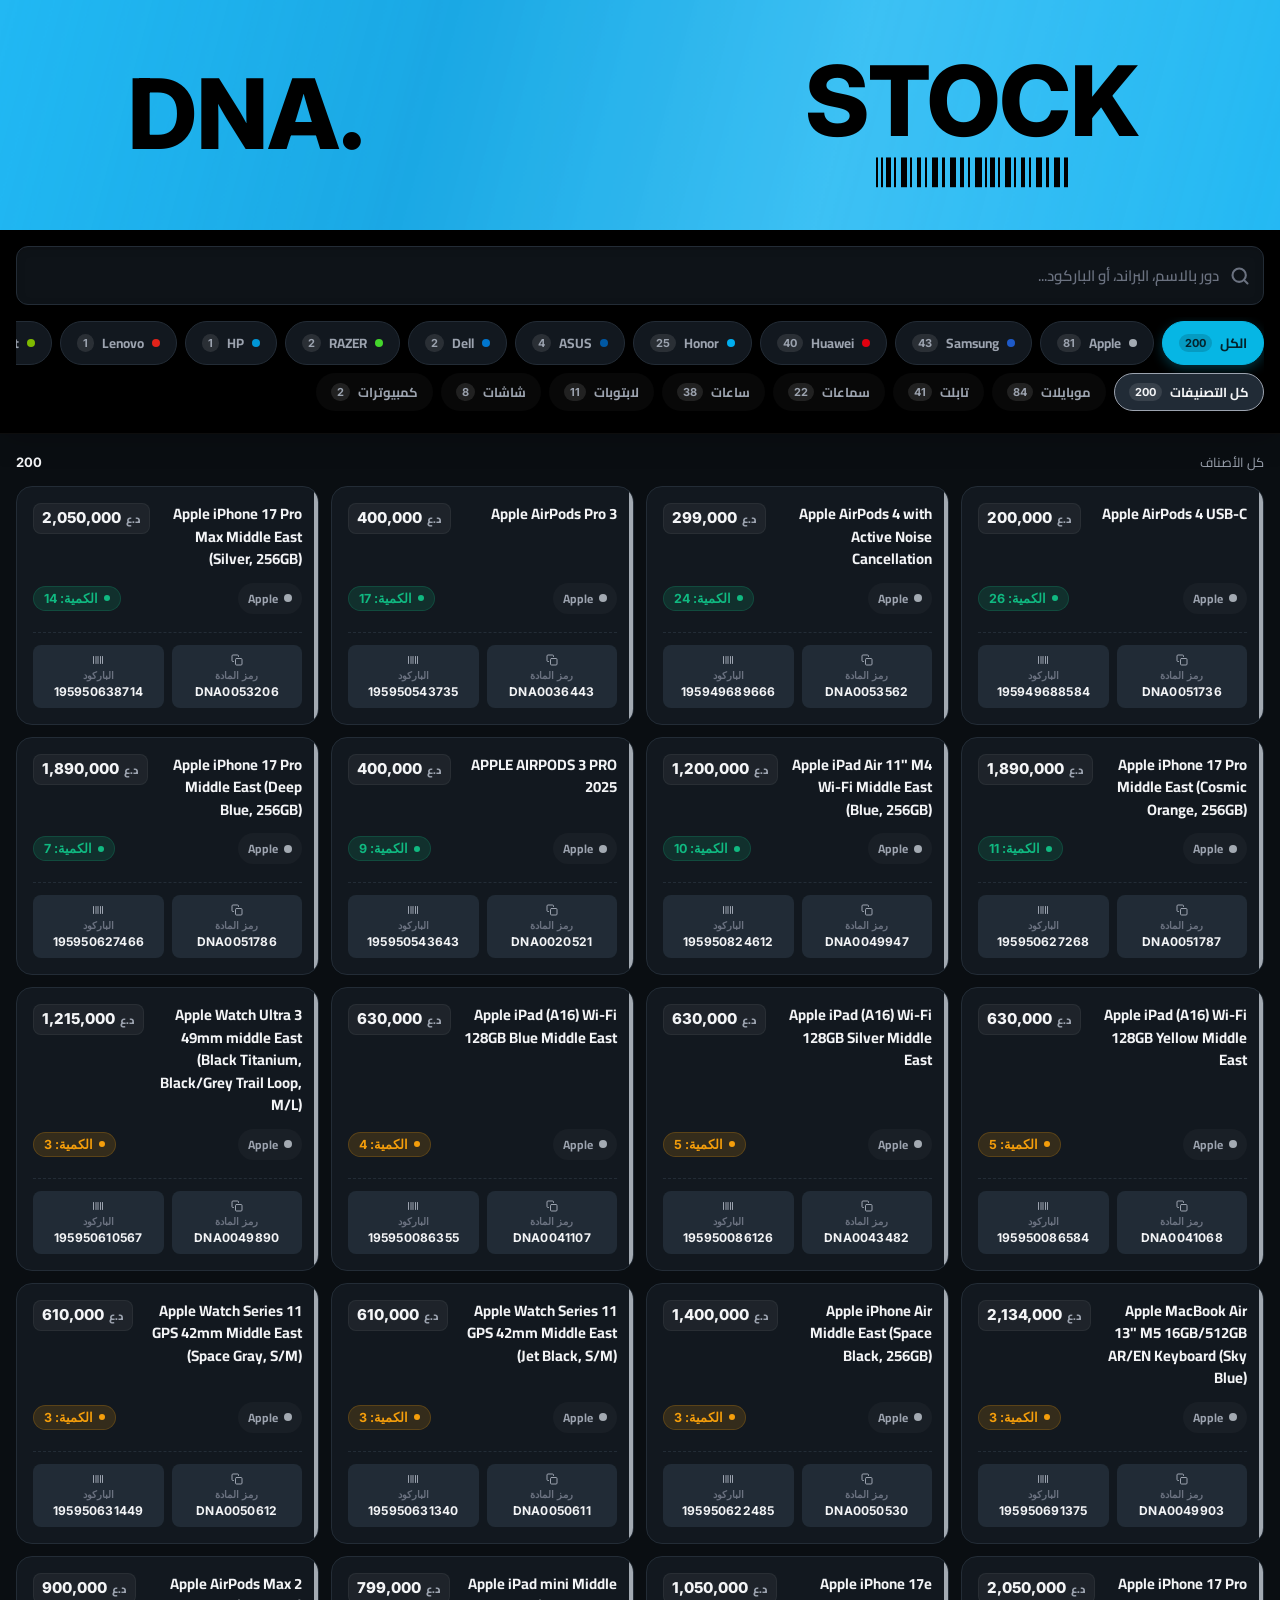
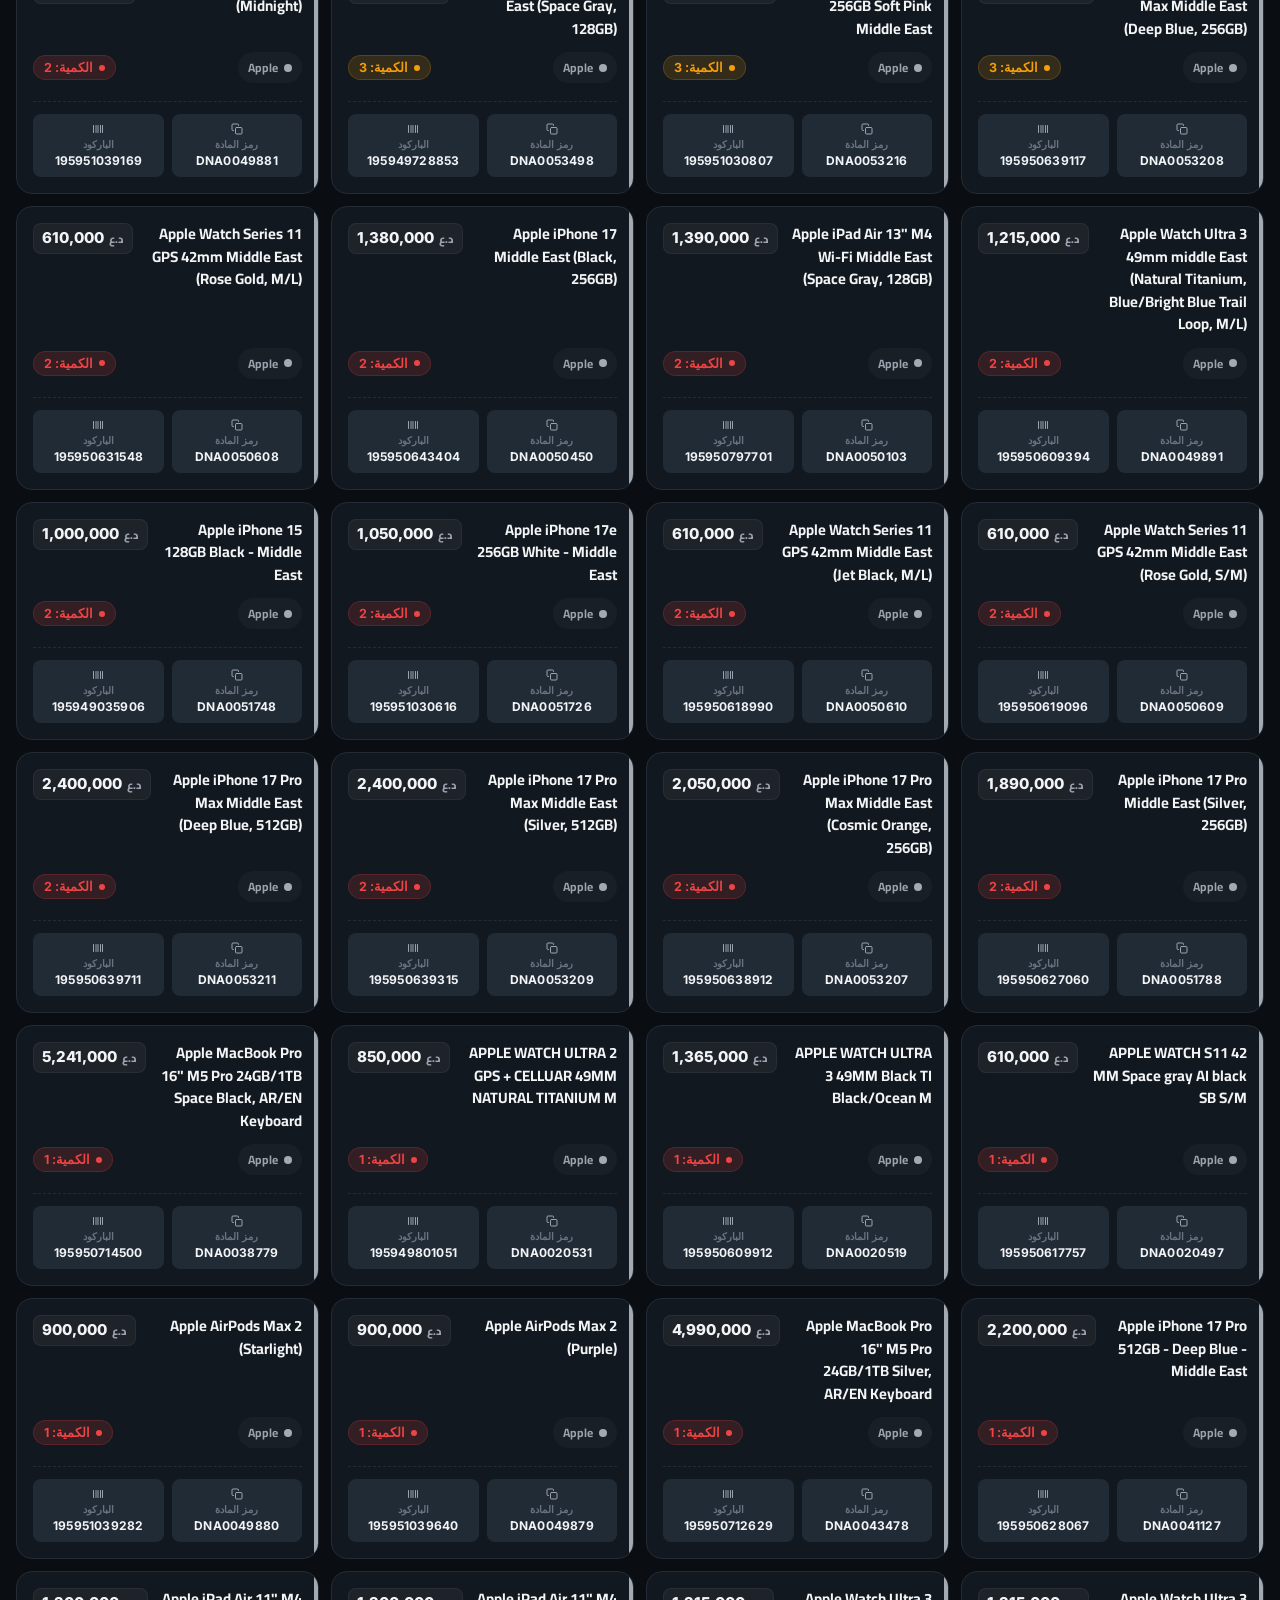
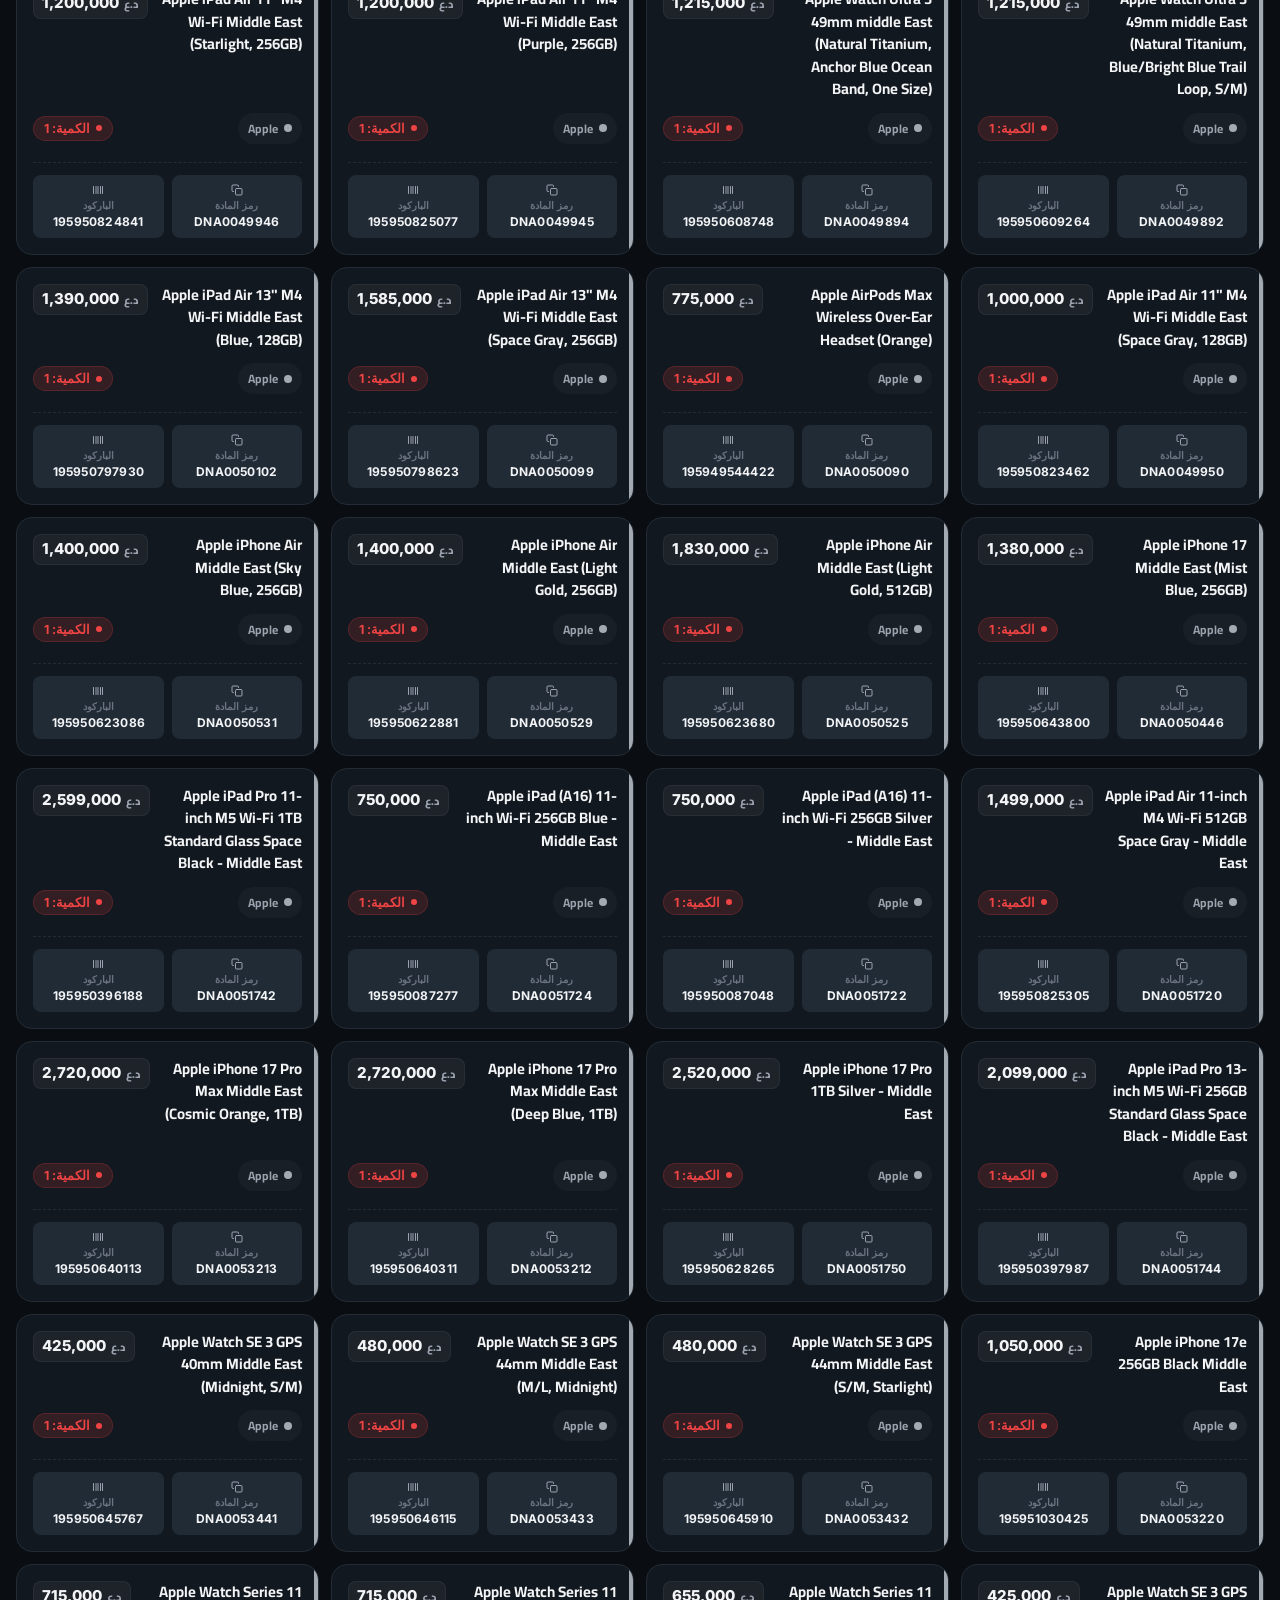
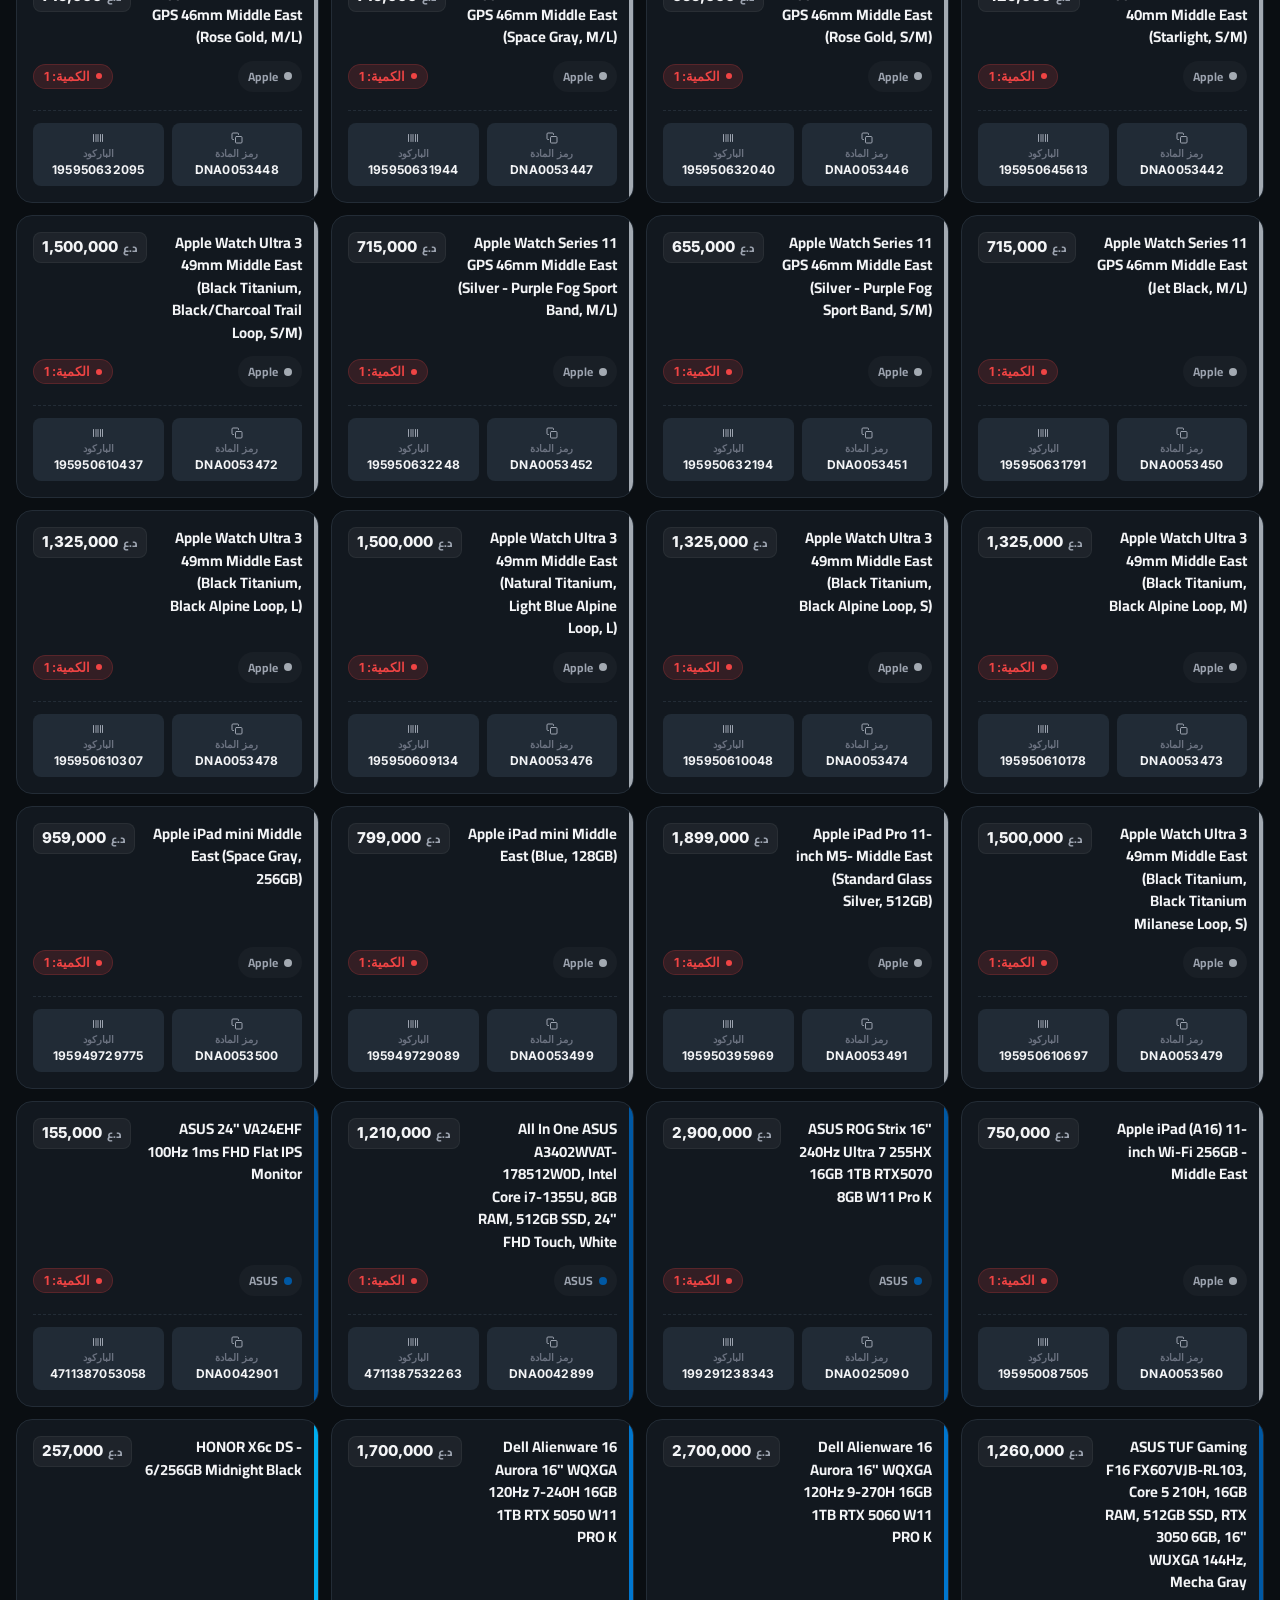
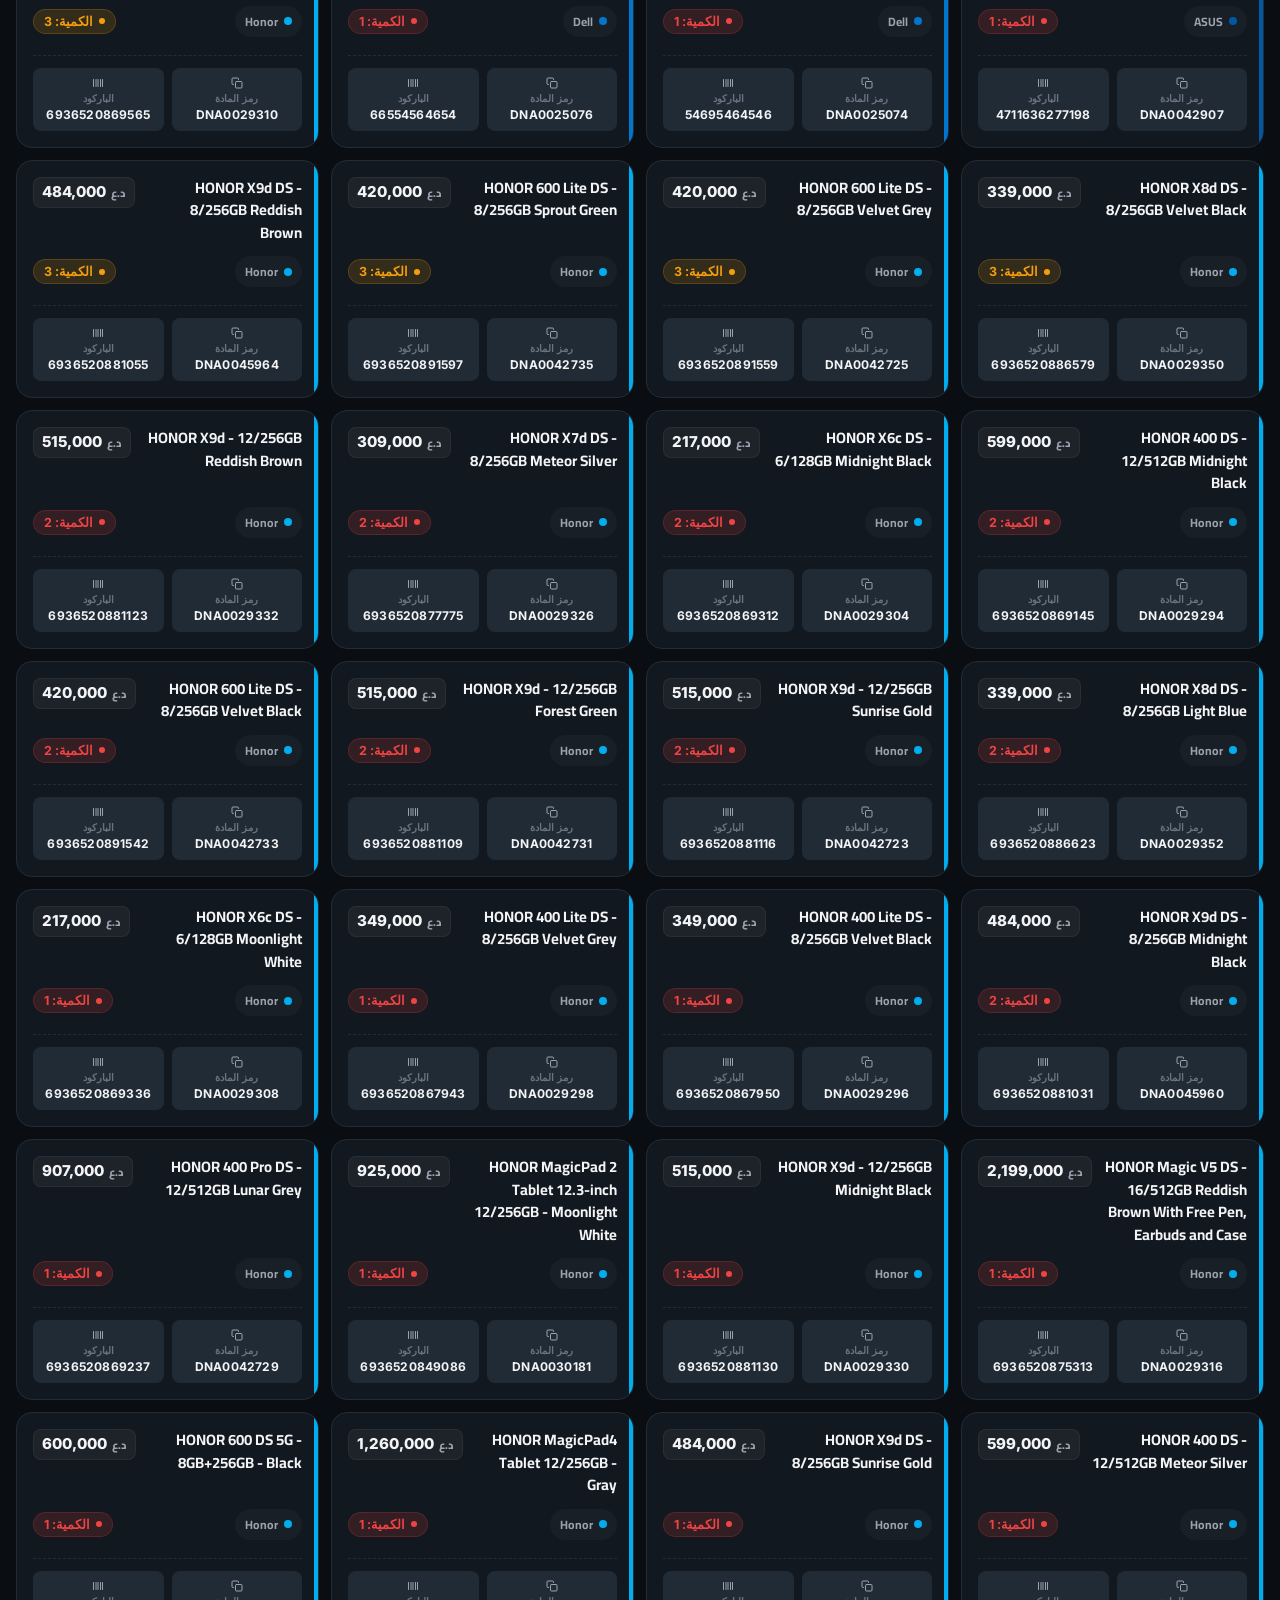
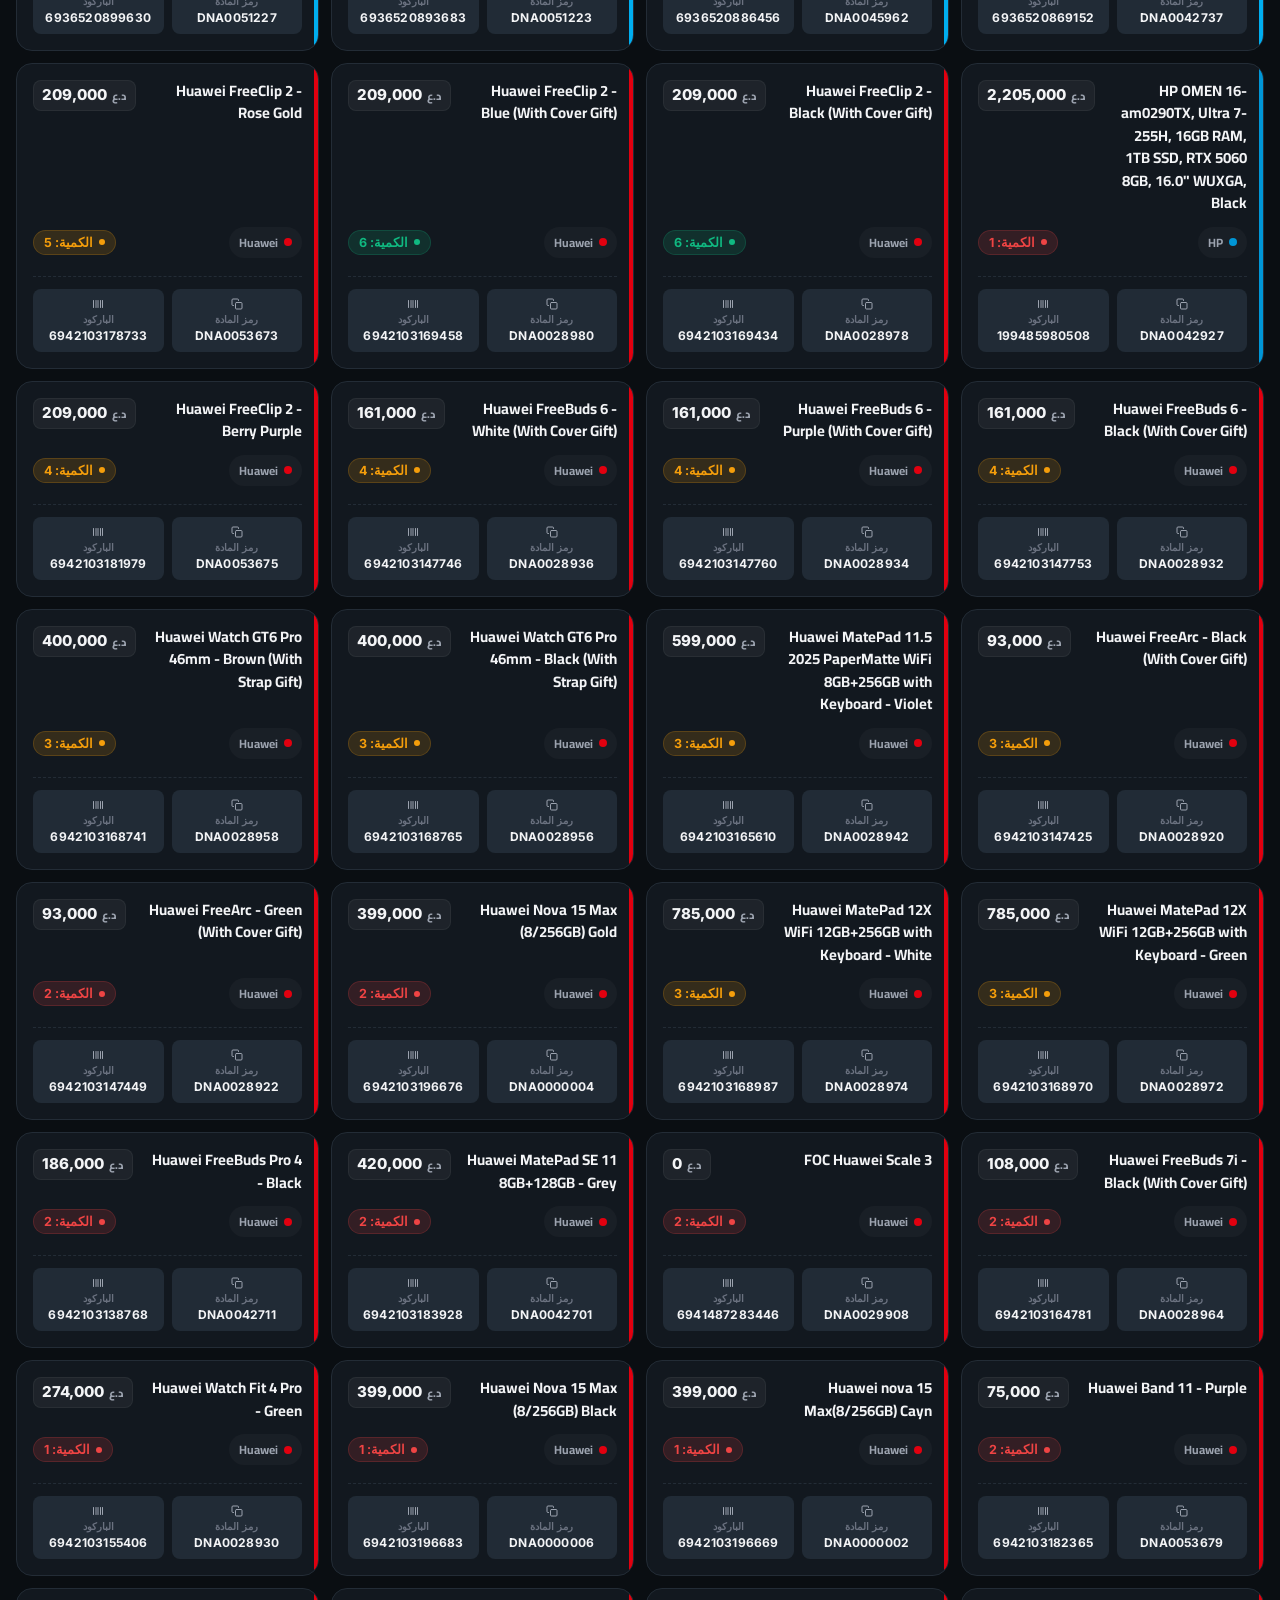
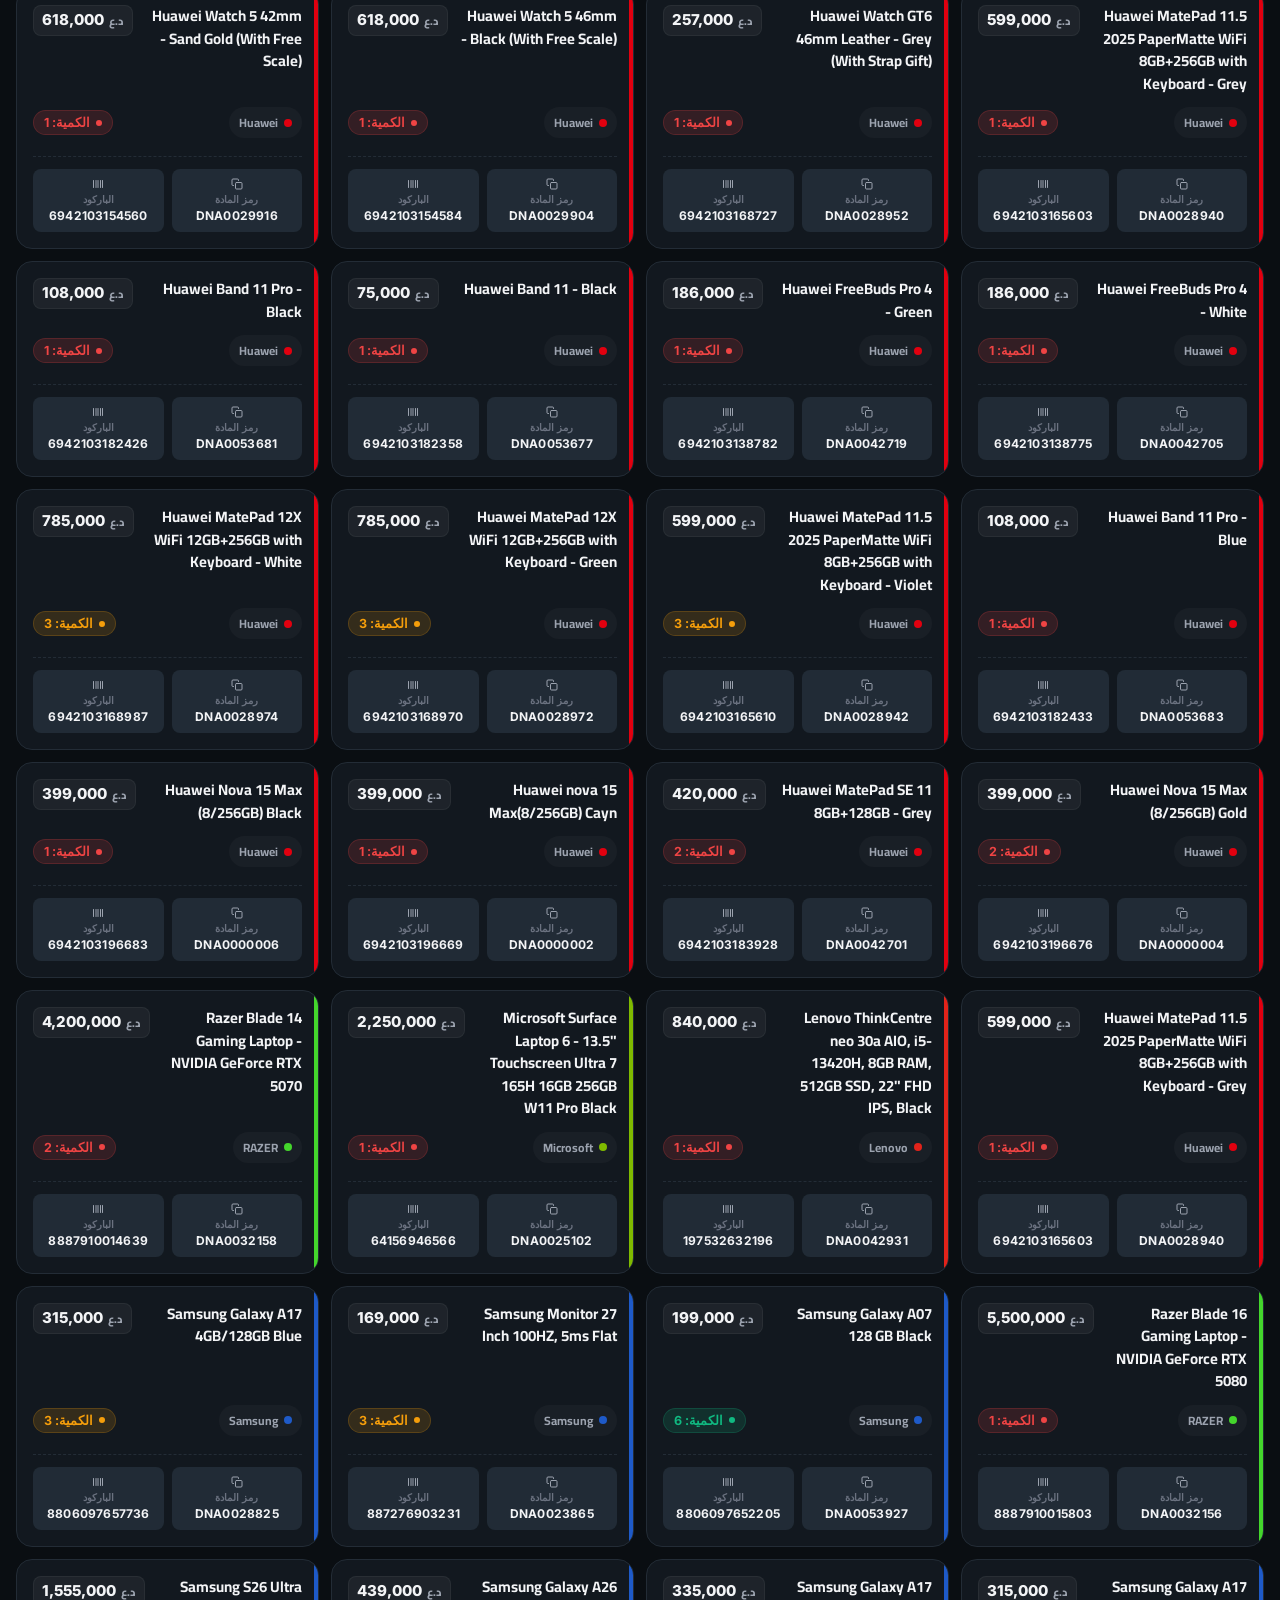
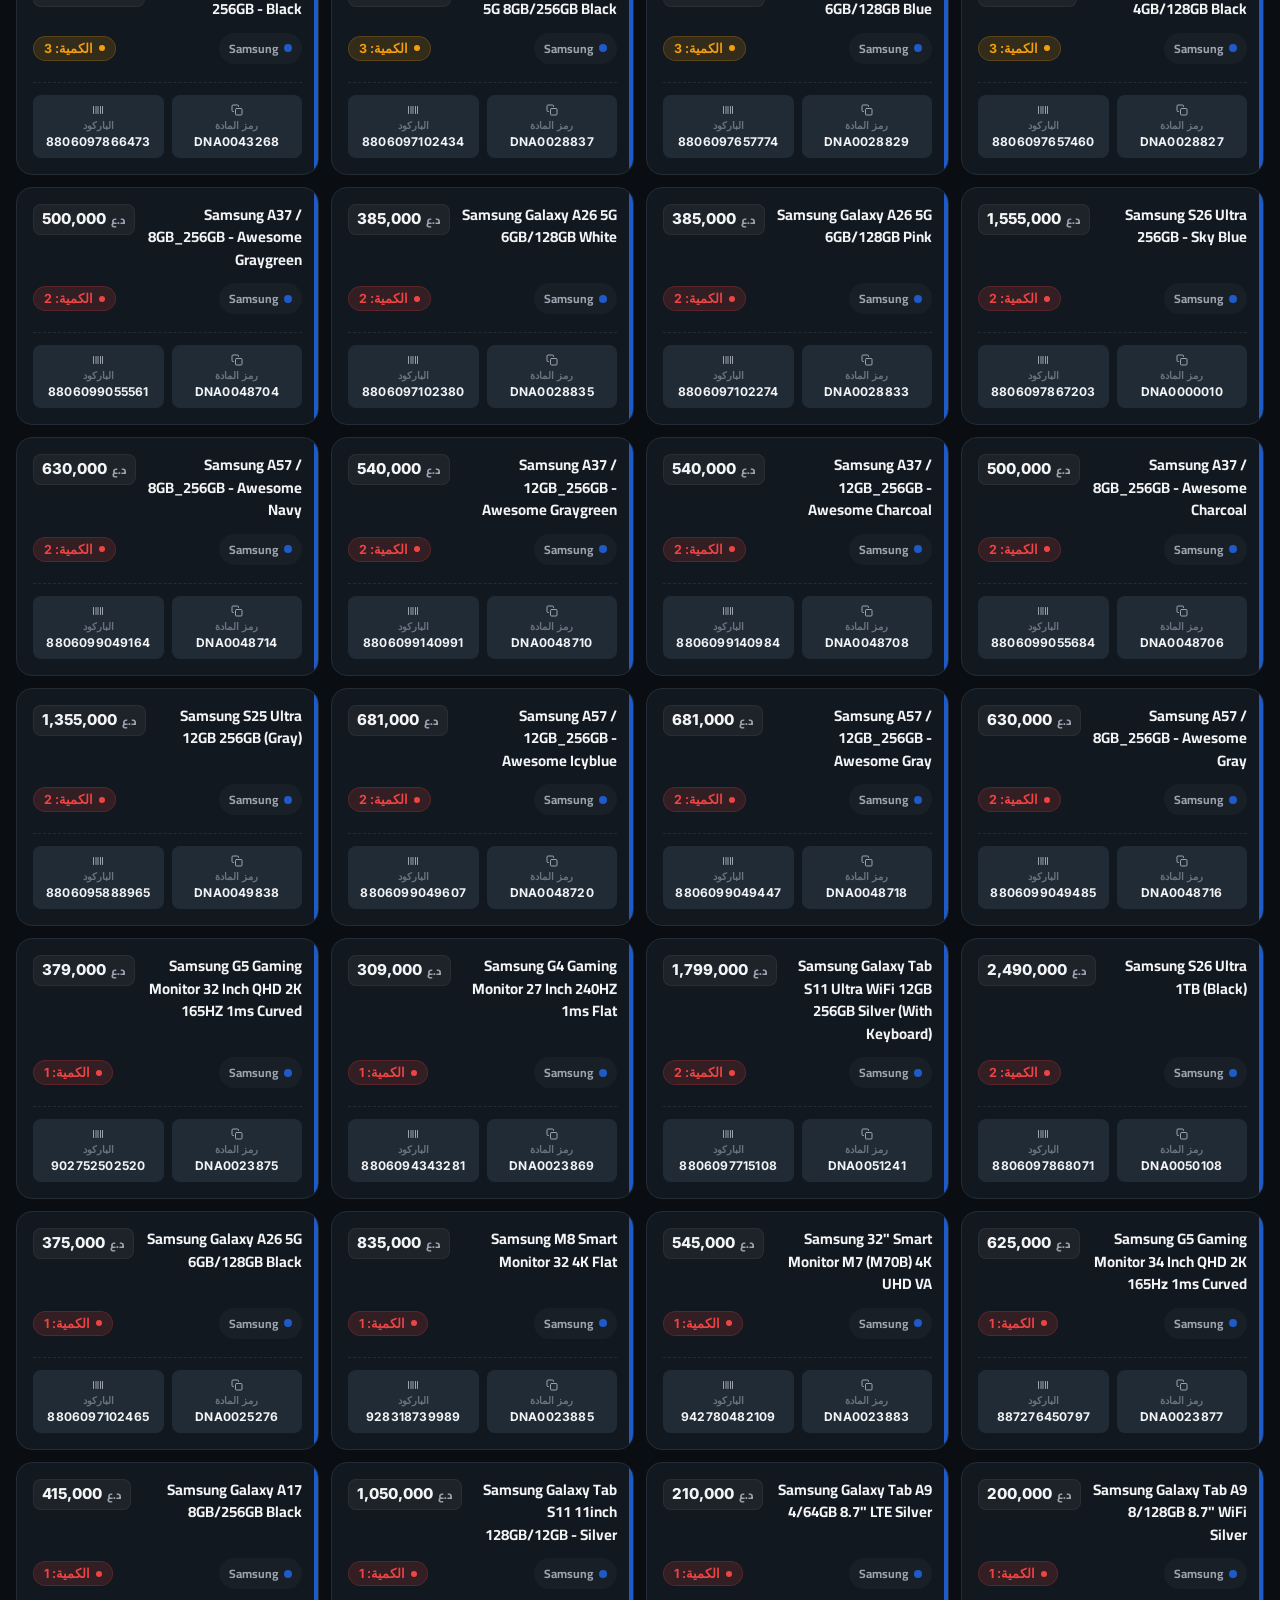
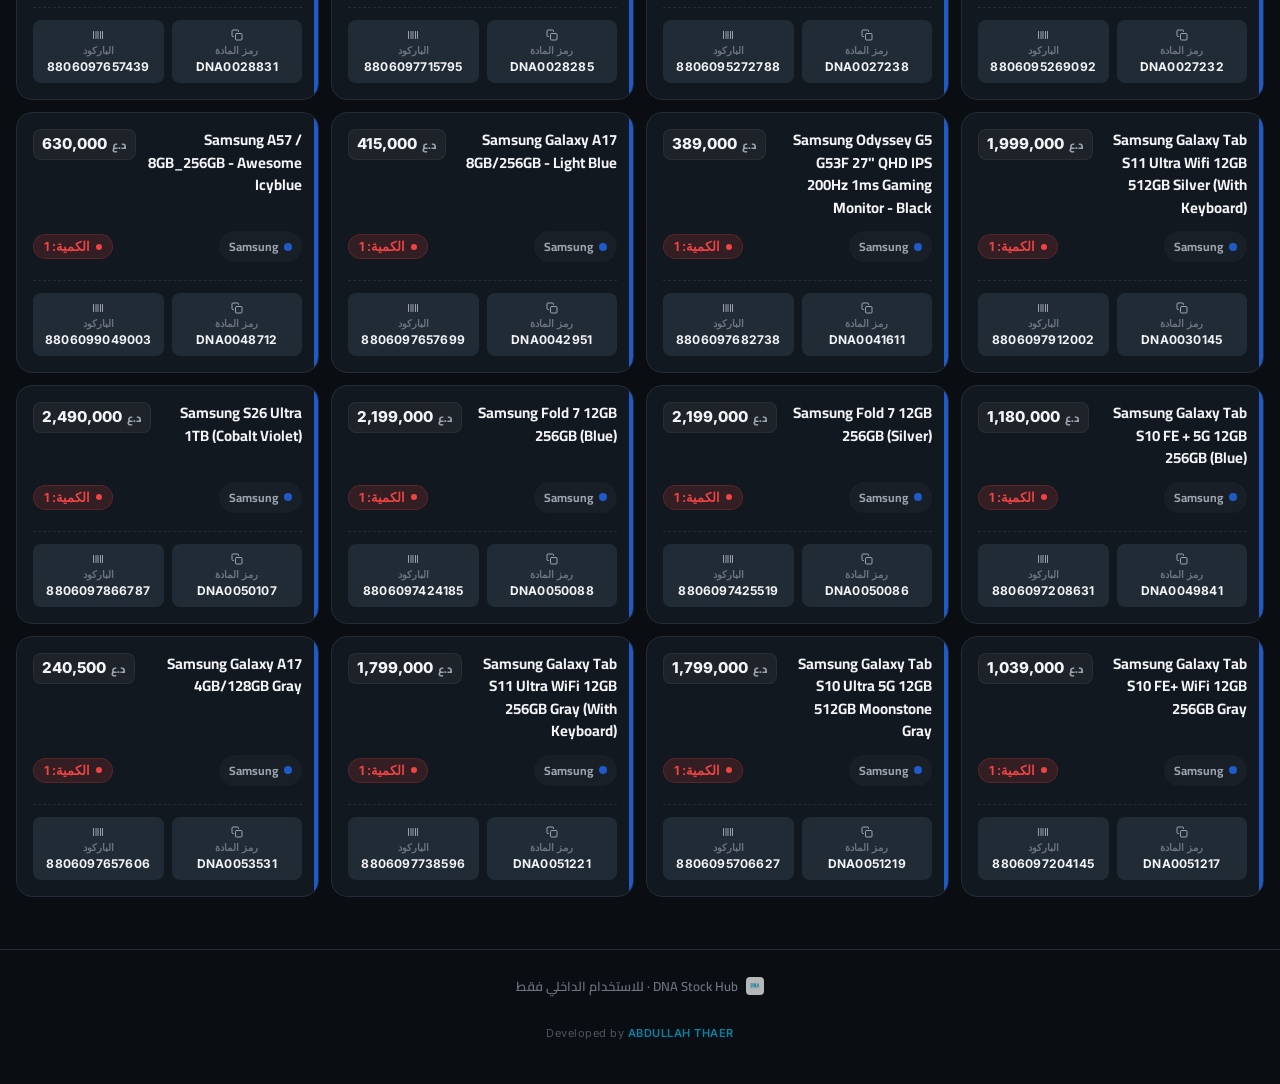
<file: index.html>
<!DOCTYPE html>
<html lang="ar" dir="rtl">
<head>
<meta charset="UTF-8">
<meta name="viewport" content="width=device-width, initial-scale=1.0, maximum-scale=1, user-scalable=no">
<meta name="theme-color" content="#0A0E12">
<meta name="apple-mobile-web-app-capable" content="yes">
<meta name="apple-mobile-web-app-status-bar-style" content="black-translucent">
<meta name="description" content="دفتر مخزون DNA - نظام بحث وإدارة متطور للموظفين">
<title>دفتر المخزون — DNA</title>
<link rel="icon" type="image/jpeg" href="[data-uri]">
<link rel="apple-touch-icon" href="[data-uri]">
<link rel="preconnect" href="https://fonts.googleapis.com">
<link rel="preconnect" href="https://fonts.gstatic.com" crossorigin>
<link href="https://fonts.googleapis.com/css2?family=Cairo:wght@400;600;700;800&family=Inter:wght@400;500;600;700;800&display=swap" rel="stylesheet">
<style>
  :root {
    --bg: #0A0E12;
    --surface-solid: #12181F;
    --surface-2: #1A222B;
    --surface-3: #212B36;
    --border: #232C36;
    --border-hover: #333F4D;
    --text: #F3F4F6;
    --text-dim: #9CA3AF;
    --text-faint: #6B7280;
    --accent: #06B6E4;
    --accent-ink: #04222B;
    --danger: #EF4444;
    --danger-bg: rgba(239, 68, 68, 0.15);
    --warn: #F59E0B;
    --warn-bg: rgba(245, 158, 11, 0.15);
    --good: #10B981;
    --good-bg: rgba(16, 185, 129, 0.15);
    --radius: 16px;
    --font-ui: 'Cairo', sans-serif;
    --font-mono: 'Inter', sans-serif;
  }
  .chip:focus-visible,
  .copy-btn:focus-visible,
  .clear-btn:focus-visible,
  .fab:focus-visible {
    outline: 2px solid var(--accent);
    outline-offset: 2px;
  }
  @media (prefers-reduced-motion: reduce) {
    *, *::before, *::after {
      animation-duration: 0.01ms !important;
      animation-iteration-count: 1 !important;
      transition-duration: 0.01ms !important;
      scroll-behavior: auto !important;
    }
  }
  * { box-sizing: border-box; }
  html, body { margin: 0; padding: 0; scroll-behavior: smooth; }
  body {
    background: var(--bg);
    color: var(--text);
    font-family: var(--font-ui);
    -webkit-font-smoothing: antialiased;
    min-height: 100vh;
    padding-bottom: 24px;
  }
  ::selection { background: var(--accent); color: var(--accent-ink); }
  
  /* scrollbar */
  ::-webkit-scrollbar { width: 8px; height: 8px; }
  ::-webkit-scrollbar-track { background: var(--bg); }
  ::-webkit-scrollbar-thumb { background: var(--surface-3); border-radius: 4px; }
  ::-webkit-scrollbar-thumb:hover { background: var(--border-hover); }

  /* ---------- Header ---------- */
  .header {
    position: sticky;
    top: 0;
    z-index: 20;
    background: #000000;
    backdrop-filter: blur(20px);
    -webkit-backdrop-filter: blur(20px);
    border-bottom: 1px solid rgba(255, 255, 255, 0.05);
    padding: 0 16px 8px;
    box-shadow: 0 4px 30px rgba(0, 0, 0, 0.2);
  }
  
  .stock-banner {
    --strip-x: 0px;
    --strip-y: 0px;
    --front-x: 0px;
    --front-y: 0px;
    --parallax: 0px;
    --front-scroll: 0px;
    height: clamp(140px, 18vw, 250px);
    margin: 0 -16px 12px;
    overflow: hidden;
    background: #21B8F3;
    position: relative;
    isolation: isolate;
    direction: ltr;
    contain: layout paint;
  }
  .sr-only {
    position: absolute;
    width: 1px;
    height: 1px;
    padding: 0;
    margin: -1px;
    overflow: hidden;
    clip: rect(0, 0, 0, 0);
    white-space: nowrap;
    border: 0;
  }
  .stock-banner__scene {
    position: absolute;
    inset: 0;
    opacity: 0;
    transform: translate3d(0, 10px, 0);
    animation: heroFadeIn 900ms cubic-bezier(0.2, 0.8, 0.2, 1) forwards;
    will-change: transform, opacity;
  }
  .blue-strip {
    position: absolute;
    inset: 0;
    height: auto;
    overflow: hidden;
    background: #21B8F3;
    box-shadow:
      0 0 22px rgba(33, 184, 243, 0.42),
      0 0 54px rgba(33, 184, 243, 0.22),
      inset 0 1px 0 rgba(255, 255, 255, 0.34),
      inset 0 -1px 0 rgba(0, 0, 0, 0.18);
    transform: translate3d(var(--strip-x), var(--strip-y), 0) scale(1.035);
    transform-origin: center;
    will-change: transform, opacity;
  }
  .blue-strip::before,
  .blue-strip::after {
    content: '';
    position: absolute;
    pointer-events: none;
  }
  .blue-strip::before {
    inset: -42% -18%;
    background:
      linear-gradient(105deg,
        rgba(255, 255, 255, 0.24) 0%,
        rgba(33, 184, 243, 0.02) 28%,
        rgba(0, 102, 165, 0.26) 50%,
        rgba(255, 255, 255, 0.18) 72%,
        rgba(33, 184, 243, 0.02) 100%);
    opacity: 0.72;
    transform: translate3d(-12%, -2%, 0);
    animation: stripFloat 8s ease-in-out infinite alternate;
    will-change: transform, opacity;
  }
  .blue-strip::after {
    top: -36%;
    bottom: -36%;
    left: -18%;
    width: 30%;
    background: linear-gradient(90deg, transparent, rgba(255, 255, 255, 0.3), transparent);
    opacity: 0;
    transform: translate3d(-120%, 0, 0) skewX(-12deg);
    animation: stripShimmer 5.6s ease-in-out infinite;
    will-change: transform, opacity;
  }
  .hero-brand {
    position: absolute;
    inset: 0;
    transform: translate3d(var(--front-x), calc(var(--front-y) + var(--front-scroll)), 0);
    will-change: transform;
  }
  .hero-word {
    position: absolute;
    top: 50%;
    color: #000000;
    font-family: var(--font-mono);
    font-size: clamp(42px, 7.6vw, 116px);
    font-weight: 800;
    line-height: 0.9;
    letter-spacing: 0;
    text-rendering: geometricPrecision;
    -webkit-font-smoothing: antialiased;
    transform: translate3d(0, -50%, 0);
    white-space: nowrap;
  }
  .hero-word--dna {
    left: clamp(20px, 10vw, 160px);
  }
  .hero-stock {
    position: absolute;
    top: 50%;
    right: clamp(22px, 11vw, 170px);
    display: flex;
    flex-direction: column;
    align-items: center;
    gap: clamp(7px, 0.9vw, 13px);
    transform: translate3d(0, -44%, 0);
  }
  .hero-stock .hero-word {
    position: static;
    transform: none;
  }
  .hero-barcode {
    position: relative;
    width: clamp(106px, 15vw, 218px);
    height: clamp(20px, 2.3vw, 34px);
    overflow: hidden;
    background:
      linear-gradient(90deg,
        #000000 0 2px,
        transparent 2px 5px,
        #000000 5px 7px,
        transparent 7px 10px,
        #000000 10px 15px,
        transparent 15px 18px,
        #000000 18px 20px,
        transparent 20px 25px,
        #000000 25px 31px,
        transparent 31px 34px,
        #000000 34px 36px,
        transparent 36px 41px,
        #000000 41px 45px,
        transparent 45px 49px,
        #000000 49px 51px,
        transparent 51px 56px,
        #000000 56px 62px,
        transparent 62px 66px,
        #000000 66px 69px,
        transparent 69px 74px,
        #000000 74px 80px,
        transparent 80px 84px,
        #000000 84px 88px,
        transparent 88px 92px,
        #000000 92px 94px,
        transparent 94px 99px,
        #000000 99px 104px,
        transparent 104px);
    background-size: 104px 100%;
  }
  .hero-barcode::after {
    content: '';
    position: absolute;
    top: -18%;
    bottom: -18%;
    left: 0;
    width: 22%;
    background: linear-gradient(90deg, transparent, rgba(255, 255, 255, 0.42), transparent);
    opacity: 0;
    transform: translate3d(-150%, 0, 0);
    animation: barcodeScan 4.8s ease-in-out infinite;
    will-change: transform, opacity;
    pointer-events: none;
  }
  @keyframes heroFadeIn {
    from { opacity: 0; transform: translate3d(0, 10px, 0); }
    to { opacity: 1; transform: translate3d(0, 0, 0); }
  }
  @keyframes stripFloat {
    from { opacity: 0.58; transform: translate3d(-14%, -3%, 0); }
    to { opacity: 0.86; transform: translate3d(14%, 3%, 0); }
  }
  @keyframes stripShimmer {
    0%, 52% { opacity: 0; transform: translate3d(-140%, 0, 0) skewX(-12deg); }
    64% { opacity: 0.34; }
    100% { opacity: 0; transform: translate3d(470%, 0, 0) skewX(-12deg); }
  }
  @keyframes barcodeScan {
    0%, 58% { opacity: 0; transform: translate3d(-160%, 0, 0); }
    68% { opacity: 0.46; }
    100% { opacity: 0; transform: translate3d(560%, 0, 0); }
  }

  /* ---------- Search ---------- */
  .search-wrap {
    position: relative;
    margin: 16px 0 12px;
    display: flex;
    align-items: center;
  }
  #search {
    width: 100%;
    background: rgba(18, 24, 31, 0.8);
    border: 1px solid var(--border);
    border-radius: 12px;
    padding: 14px 44px 14px 44px;
    color: var(--text);
    font-size: 15px;
    font-weight: 600;
    font-family: var(--font-ui);
    outline: none;
    transition: all 0.25s ease;
    box-shadow: 0 2px 10px rgba(0,0,0,0.1) inset;
  }
  #search:focus {
    border-color: var(--accent);
    background: rgba(23, 29, 36, 0.9);
    box-shadow: 0 0 0 3px rgba(6, 182, 228, 0.18), 0 2px 10px rgba(0,0,0,0.1) inset;
  }
  #search::placeholder { color: var(--text-faint); font-weight: 600; }
  .search-icon {
    position: absolute;
    inset-inline-start: 14px;
    color: var(--text-faint);
    pointer-events: none;
    transition: color 0.25s ease;
  }
  #search:focus ~ .search-icon { color: var(--accent); }
  
  .clear-btn {
    position: absolute;
    inset-inline-end: 10px;
    background: var(--surface-3);
    border: none;
    color: var(--text-dim);
    width: 28px;
    height: 28px;
    border-radius: 50%;
    font-size: 14px;
    display: flex;
    align-items: center;
    justify-content: center;
    cursor: pointer;
    opacity: 0;
    pointer-events: none;
    transform: scale(0.8);
    transition: all 0.2s ease;
  }
  .clear-btn.show { opacity: 1; pointer-events: all; transform: scale(1); }
  .clear-btn:hover { background: var(--border-hover); color: var(--text); }

  /* ---------- Brand chips ---------- */
  .chips {
    display: flex;
    gap: 8px;
    overflow-x: auto;
    padding: 4px 0 12px;
    scrollbar-width: none;
    -webkit-overflow-scrolling: touch;
  }
  .chips::-webkit-scrollbar { display: none; }
  .chip {
    flex: none;
    display: inline-flex;
    align-items: center;
    gap: 8px;
    padding: 8px 16px;
    border-radius: 100px;
    border: 1px solid var(--border);
    background: var(--surface-solid);
    color: var(--text-dim);
    font-size: 13.5px;
    font-weight: 700;
    white-space: nowrap;
    cursor: pointer;
    user-select: none;
    transition: all 0.2s cubic-bezier(0.4, 0, 0.2, 1);
  }
  .chip:active { transform: scale(0.96); }
  .chip:hover:not(.active) {
    background: var(--surface-2);
    border-color: var(--border-hover);
    color: var(--text);
  }
  .chip .dot { width: 8px; height: 8px; border-radius: 50%; display: inline-block; }
  .chip.active {
    background: var(--accent);
    border-color: var(--accent);
    color: var(--accent-ink);
    box-shadow: 0 4px 12px rgba(6, 182, 228, 0.28);
  }
  .chip.active .dot { background: var(--accent-ink) !important; opacity: 0.8; }
  .chip .count {
    background: rgba(255,255,255,0.1);
    padding: 2px 6px;
    border-radius: 10px;
    font-size: 11px;
    font-family: var(--font-mono);
  }
  .chip.active .count { background: rgba(0,0,0,0.15); }
  
  .subchips { padding: 0 0 14px; margin-top: -4px; }
  .subchips:empty { display: none; }
  .subchip { background: rgba(255,255,255,0.03); border-color: transparent; padding: 6px 14px; font-size: 13px; }
  .subchip:hover:not(.active) { background: rgba(255,255,255,0.08); }
  .subchip.active {
    background: var(--surface-3);
    border-color: var(--text-dim);
    color: var(--text);
    box-shadow: none;
  }
  .subchip.active .count { background: rgba(255,255,255,0.1); }

  /* ---------- Results ---------- */
  .count-row {
    padding: 0 16px;
    font-size: 13px;
    color: var(--text-dim);
    margin: 16px 0 12px;
    display: flex;
    justify-content: space-between;
    align-items: center;
  }
  .count-row b { color: var(--text); font-weight: 700; font-family: var(--font-mono); }
  
  #list {
    padding: 0 16px 32px;
    display: grid;
    grid-template-columns: repeat(auto-fill, minmax(300px, 1fr));
    gap: 12px;
  }
  
  @keyframes fadeInUp {
    from { opacity: 0; transform: translateY(15px); }
    to { opacity: 1; transform: translateY(0); }
  }
  
  .card {
    position: relative;
    background: var(--surface-solid);
    border: 1px solid var(--border);
    border-radius: var(--radius);
    padding: 16px;
    overflow: hidden;
    display: flex;
    flex-direction: column;
    gap: 12px;
    transition: all 0.25s cubic-bezier(0.4, 0, 0.2, 1);
    animation: fadeInUp 0.4s cubic-bezier(0.16, 1, 0.3, 1) both;
  }
  .card:hover {
    border-color: var(--border-hover);
    background: var(--surface-2);
    transform: translateY(-2px);
    box-shadow: 0 8px 24px rgba(0,0,0,0.25);
  }
  .card::before {
    content: "";
    position: absolute;
    inset-inline-start: 0;
    top: 0;
    bottom: 0;
    width: 4px;
    background: var(--brand-color, var(--accent));
    transition: width 0.2s;
  }
  .card:hover::before { width: 6px; }
  
  .card-top {
    display: flex;
    justify-content: space-between;
    align-items: flex-start;
    gap: 12px;
  }
  .item-name {
    font-size: 15px;
    font-weight: 700;
    line-height: 1.5;
    margin: 0;
    color: var(--text);
  }
  .item-name mark {
    background: rgba(6, 182, 228, 0.22);
    color: #5CE1FF;
    border-radius: 4px;
    padding: 0 2px;
    font-weight: 800;
  }
  .price {
    font-family: var(--font-mono);
    font-weight: 800;
    font-size: 15px;
    white-space: nowrap;
    direction: ltr;
    color: var(--text);
    background: rgba(255,255,255,0.05);
    padding: 4px 8px;
    border-radius: 8px;
    border: 1px solid rgba(255,255,255,0.05);
  }
  .currency {
    font-size: 11px;
    color: var(--text-dim);
    margin-inline-start: 2px;
    font-family: var(--font-ui);
  }
  
  .card-meta {
    display: flex;
    justify-content: space-between;
    align-items: center;
    margin-top: auto;
  }
  .brand-tag {
    display: inline-flex;
    align-items: center;
    gap: 6px;
    font-size: 12px;
    font-weight: 700;
    color: var(--text-dim);
    background: rgba(255,255,255,0.03);
    padding: 4px 10px;
    border-radius: 100px;
  }
  .brand-tag .dot { width: 8px; height: 8px; border-radius: 50%; display: inline-block; background: var(--brand-color, var(--accent)); }
  
  .qty-badge {
    font-family: var(--font-mono);
    font-size: 12.5px;
    font-weight: 700;
    padding: 4px 10px;
    border-radius: 100px;
    white-space: nowrap;
    display: flex;
    align-items: center;
    gap: 6px;
  }
  .qty-badge::before {
    content: '';
    display: block;
    width: 6px;
    height: 6px;
    border-radius: 50%;
    background: currentColor;
  }
  .qty-danger { background: var(--danger-bg); color: var(--danger); border: 1px solid rgba(239, 68, 68, 0.2); }
  .qty-warn { background: var(--warn-bg); color: var(--warn); border: 1px solid rgba(245, 158, 11, 0.2); }
  .qty-good { background: var(--good-bg); color: var(--good); border: 1px solid rgba(16, 185, 129, 0.2); }

  .card-actions {
    display: flex;
    gap: 8px;
    margin-top: 6px;
    padding-top: 12px;
    border-top: 1px dashed var(--border);
  }
  
  .copy-btn {
    flex: 1;
    display: flex;
    flex-direction: column;
    align-items: center;
    justify-content: center;
    gap: 3px;
    background: var(--surface-3);
    border: 1px solid transparent;
    color: var(--text-dim);
    font-family: var(--font-mono);
    font-size: 11px;
    font-weight: 600;
    padding: 8px 6px;
    border-radius: 8px;
    cursor: pointer;
    transition: all 0.2s;
    direction: ltr;
    min-width: 0;
  }
  .copy-btn .btn-label {
    display: flex;
    align-items: center;
    gap: 5px;
    font-size: 10px;
    color: var(--text-faint);
    font-weight: 600;
  }
  .copy-btn .btn-value {
    font-size: 12px;
    font-weight: 700;
    color: var(--text);
    letter-spacing: 0.2px;
    max-width: 100%;
    overflow: hidden;
    text-overflow: ellipsis;
    white-space: nowrap;
  }
  .copy-btn:hover {
    background: var(--border-hover);
    color: var(--text);
  }
  .copy-btn:active { transform: scale(0.95); }
  .copy-btn.copied {
    background: var(--good-bg);
    color: var(--good);
    border-color: rgba(16, 185, 129, 0.3);
  }
  .copy-btn.copied .btn-label,
  .copy-btn.copied .btn-value { color: var(--good); }
  .copy-btn svg { width: 12px; height: 12px; flex-shrink: 0; }

  .empty {
    text-align: center;
    padding: 80px 20px;
    color: var(--text-dim);
    grid-column: 1 / -1;
    animation: fadeInUp 0.4s ease;
  }
  .empty-icon {
    width: 64px;
    height: 64px;
    margin: 0 auto 16px;
    background: var(--surface-3);
    border-radius: 50%;
    display: flex;
    align-items: center;
    justify-content: center;
    color: var(--text-faint);
  }
  .empty .title { font-size: 18px; font-weight: 700; color: var(--text); margin-bottom: 8px; }
  .empty .hint { font-size: 14px; color: var(--text-faint); }

  .footer-note {
    display: flex;
    align-items: center;
    justify-content: center;
    gap: 8px;
    text-align: center;
    font-size: 13px;
    font-weight: 600;
    color: var(--text-faint);
    padding: 24px 16px;
    margin-top: 20px;
    border-top: 1px solid var(--border);
  }
  .footer-logo {
    width: 18px;
    height: 18px;
    border-radius: 4px;
    object-fit: contain;
    opacity: 0.7;
  }
  
  /* Scroll to top FAB */
  .fab {
    position: fixed;
    bottom: 24px;
    inset-inline-end: 24px;
    width: 52px;
    height: 52px;
    background: var(--accent);
    color: var(--accent-ink);
    border-radius: 50%;
    display: flex;
    align-items: center;
    justify-content: center;
    box-shadow: 0 4px 16px rgba(6, 182, 228, 0.32);
    cursor: pointer;
    border: none;
    opacity: 0;
    pointer-events: none;
    transform: translateY(20px);
    transition: all 0.3s cubic-bezier(0.4, 0, 0.2, 1);
    z-index: 50;
  }
  .fab.visible { opacity: 1; pointer-events: all; transform: translateY(0); }
  .fab:hover { transform: translateY(-4px); box-shadow: 0 6px 20px rgba(6, 182, 228, 0.42); }

  @media (max-width: 640px) {
    .header {
      padding: 0 16px 8px;
    }
    .stock-banner {
      margin: 0 -16px 12px;
      height: clamp(120px, 34vw, 148px);
    }
    .hero-word {
      font-size: clamp(34px, 11.5vw, 54px);
      line-height: 0.92;
    }
    .hero-word--dna { left: clamp(16px, 5.2vw, 30px); }
    .hero-stock {
      right: clamp(16px, 5.2vw, 30px);
      gap: clamp(5px, 1.5vw, 8px);
    }
    .hero-barcode {
      width: clamp(84px, 25vw, 112px);
      height: clamp(16px, 4.8vw, 22px);
      background-size: 78px 100%;
    }
    .search-wrap { margin: 12px 0 10px; }
    #search {
      min-height: 56px;
      padding: 13px 42px;
      font-size: 14px;
      border-radius: 12px;
    }
    .chips {
      gap: 7px;
      padding-bottom: 10px;
    }
    .chip {
      padding: 8px 14px;
      font-size: 13px;
    }
    .subchips {
      padding-bottom: 12px;
      margin-top: -2px;
    }
    .subchip {
      padding: 7px 13px;
      font-size: 12.5px;
    }
    .count-row {
      padding: 0 16px;
      margin: 14px 0 10px;
    }
    #list {
      grid-template-columns: minmax(0, 1fr);
      padding: 0 16px 28px;
      gap: 10px;
    }
    .card {
      padding: 14px;
      gap: 11px;
      border-radius: 14px;
    }
    .card:hover {
      transform: none;
    }
    .card-top {
      gap: 10px;
    }
    .item-name {
      min-width: 0;
      font-size: 14px;
      line-height: 1.48;
      overflow-wrap: anywhere;
    }
    .price {
      flex: none;
      font-size: 14px;
      padding: 4px 7px;
    }
    .card-meta {
      gap: 8px;
    }
    .brand-tag,
    .qty-badge {
      font-size: 11.5px;
      padding: 4px 9px;
    }
    .card-actions {
      flex-direction: row;
      gap: 7px;
      padding-top: 11px;
    }
    .copy-btn {
      min-height: 64px;
      padding: 8px 5px;
    }
    .copy-btn .btn-value {
      font-size: 11.5px;
      letter-spacing: 0;
    }
    .fab { bottom: 16px; inset-inline-end: 16px; width: 48px; height: 48px; }
  }

  @media (max-width: 360px) {
    .stock-banner { height: 112px; }
    .hero-word { font-size: clamp(30px, 10.5vw, 38px); }
    .hero-word--dna { left: 14px; }
    .hero-stock { right: 14px; }
    .hero-barcode { width: 78px; height: 15px; background-size: 68px 100%; }
    .chip { padding: 7px 12px; }
    #list { padding-inline: 12px; }
    .card { padding: 12px; }
    .card-top {
      display: grid;
      grid-template-columns: minmax(0, 1fr);
    }
    .price {
      justify-self: start;
      order: -1;
    }
  }
</style>
</head>
<body>

  <div class="header">
    <section class="stock-banner relative isolate overflow-hidden" aria-label="DNA Stock premium header">
      <div class="stock-banner__scene absolute inset-0">
        <div class="blue-strip" aria-hidden="true"></div>
        <div class="hero-brand" aria-hidden="true">
          <div class="hero-word hero-word--dna">DNA.</div>
          <div class="hero-stock">
            <div class="hero-word">STOCK</div>
            <div class="hero-barcode"></div>
          </div>
        </div>
        <span class="sr-only">DNA. STOCK</span>
      </div>
    </section>

    <div class="search-wrap">
      <svg class="search-icon" width="20" height="20" viewBox="0 0 24 24" fill="none" stroke="currentColor" stroke-width="2.5" stroke-linecap="round" stroke-linejoin="round">
        <circle cx="11" cy="11" r="8"></circle><line x1="21" y1="21" x2="16.65" y2="16.65"></line>
      </svg>
      <input id="search" type="search" placeholder="دور بالاسم، البراند، أو الباركود..." autocomplete="off">
      <button class="clear-btn" id="clear-btn">
        <svg width="14" height="14" viewBox="0 0 24 24" fill="none" stroke="currentColor" stroke-width="3" stroke-linecap="round" stroke-linejoin="round"><line x1="18" y1="6" x2="6" y2="18"></line><line x1="6" y1="6" x2="18" y2="18"></line></svg>
      </button>
    </div>

    <div class="chips" id="chips"></div>
    <div class="chips subchips" id="type-chips"></div>
  </div>

  <div class="count-row" id="count-row"></div>
  <div id="list"></div>
  
  <div class="footer-note">
    <img class="footer-logo" src="[data-uri]" alt="DNA">
    <span>DNA Stock Hub · للاستخدام الداخلي فقط</span>
  </div>

  <div class="dev-signature" style="text-align:center; padding: 4px 16px 20px; font-family: var(--font-mono); font-size: 11px; letter-spacing: 0.5px; color: var(--text-faint); opacity: 0.7;">
    Developed by <span style="color: var(--accent); font-weight: 600;">ABDULLAH THAER</span>
  </div>

  <button class="fab" id="fab" title="العودة للأعلى">
    <svg width="24" height="24" viewBox="0 0 24 24" fill="none" stroke="currentColor" stroke-width="2.5" stroke-linecap="round" stroke-linejoin="round"><polyline points="18 15 12 9 6 15"></polyline></svg>
  </button>

<script>
const DATA = [{"b":"Apple","n":"Apple AirPods 4 USB-C","d":"DNA0051736","c":"195949688584","q":26,"p":200000},{"b":"Apple","n":"Apple AirPods 4 with Active Noise Cancellation","d":"DNA0053562","c":"195949689666","q":24,"p":299000},{"b":"Apple","n":"Apple AirPods Pro 3","d":"DNA0036443","c":"195950543735","q":17,"p":400000},{"b":"Apple","n":"Apple iPhone 17 Pro Max Middle East (Silver, 256GB)","d":"DNA0053206","c":"195950638714","q":14,"p":2050000},{"b":"Apple","n":"Apple iPhone 17 Pro Middle East (Cosmic Orange, 256GB)","d":"DNA0051787","c":"195950627268","q":11,"p":1890000},{"b":"Apple","n":"Apple iPad Air 11\" M4 Wi-Fi Middle East (Blue, 256GB)","d":"DNA0049947","c":"195950824612","q":10,"p":1200000},{"b":"Apple","n":"APPLE AIRPODS 3 PRO 2025","d":"DNA0020521","c":"195950543643","q":9,"p":400000},{"b":"Apple","n":"Apple iPhone 17 Pro Middle East (Deep Blue, 256GB)","d":"DNA0051786","c":"195950627466","q":7,"p":1890000},{"b":"Apple","n":"Apple iPad (A16) Wi-Fi 128GB Yellow Middle East","d":"DNA0041068","c":"195950086584","q":5,"p":630000},{"b":"Apple","n":"Apple iPad (A16) Wi-Fi 128GB Silver Middle East","d":"DNA0043482","c":"195950086126","q":5,"p":630000},{"b":"Apple","n":"Apple iPad (A16) Wi-Fi 128GB Blue Middle East","d":"DNA0041107","c":"195950086355","q":4,"p":630000},{"b":"Apple","n":"Apple Watch Ultra 3 49mm middle East (Black Titanium, Black/Grey Trail Loop, M/L)","d":"DNA0049890","c":"195950610567","q":3,"p":1215000},{"b":"Apple","n":"Apple MacBook Air 13\" M5 16GB/512GB AR/EN Keyboard (Sky Blue)","d":"DNA0049903","c":"195950691375","q":3,"p":2134000},{"b":"Apple","n":"Apple iPhone Air Middle East (Space Black, 256GB)","d":"DNA0050530","c":"195950622485","q":3,"p":1400000},{"b":"Apple","n":"Apple Watch Series 11 GPS 42mm Middle East (Jet Black, S/M)","d":"DNA0050611","c":"195950631340","q":3,"p":610000},{"b":"Apple","n":"Apple Watch Series 11 GPS 42mm Middle East (Space Gray, S/M)","d":"DNA0050612","c":"195950631449","q":3,"p":610000},{"b":"Apple","n":"Apple iPhone 17 Pro Max Middle East (Deep Blue, 256GB)","d":"DNA0053208","c":"195950639117","q":3,"p":2050000},{"b":"Apple","n":"Apple iPhone 17e 256GB Soft Pink Middle East","d":"DNA0053216","c":"195951030807","q":3,"p":1050000},{"b":"Apple","n":"Apple iPad mini Middle East (Space Gray, 128GB)","d":"DNA0053498","c":"195949728853","q":3,"p":799000},{"b":"Apple","n":"Apple AirPods Max 2 (Midnight)","d":"DNA0049881","c":"195951039169","q":2,"p":900000},{"b":"Apple","n":"Apple Watch Ultra 3 49mm middle East (Natural Titanium, Blue/Bright Blue Trail Loop, M/L)","d":"DNA0049891","c":"195950609394","q":2,"p":1215000},{"b":"Apple","n":"Apple iPad Air 13\" M4 Wi-Fi Middle East (Space Gray, 128GB)","d":"DNA0050103","c":"195950797701","q":2,"p":1390000},{"b":"Apple","n":"Apple iPhone 17 Middle East (Black, 256GB)","d":"DNA0050450","c":"195950643404","q":2,"p":1380000},{"b":"Apple","n":"Apple Watch Series 11 GPS 42mm Middle East (Rose Gold, M/L)","d":"DNA0050608","c":"195950631548","q":2,"p":610000},{"b":"Apple","n":"Apple Watch Series 11 GPS 42mm Middle East (Rose Gold, S/M)","d":"DNA0050609","c":"195950619096","q":2,"p":610000},{"b":"Apple","n":"Apple Watch Series 11 GPS 42mm Middle East (Jet Black, M/L)","d":"DNA0050610","c":"195950618990","q":2,"p":610000},{"b":"Apple","n":"Apple iPhone 17e 256GB White - Middle East","d":"DNA0051726","c":"195951030616","q":2,"p":1050000},{"b":"Apple","n":"Apple iPhone 15 128GB Black - Middle East","d":"DNA0051748","c":"195949035906","q":2,"p":1000000},{"b":"Apple","n":"Apple iPhone 17 Pro Middle East (Silver, 256GB)","d":"DNA0051788","c":"195950627060","q":2,"p":1890000},{"b":"Apple","n":"Apple iPhone 17 Pro Max Middle East (Cosmic Orange, 256GB)","d":"DNA0053207","c":"195950638912","q":2,"p":2050000},{"b":"Apple","n":"Apple iPhone 17 Pro Max Middle East (Silver, 512GB)","d":"DNA0053209","c":"195950639315","q":2,"p":2400000},{"b":"Apple","n":"Apple iPhone 17 Pro Max Middle East (Deep Blue, 512GB)","d":"DNA0053211","c":"195950639711","q":2,"p":2400000},{"b":"Apple","n":"APPLE WATCH S11 42 MM Space gray AI black SB S/M","d":"DNA0020497","c":"195950617757","q":1,"p":610000},{"b":"Apple","n":"APPLE WATCH ULTRA 3 49MM Black TI  Black/Ocean M","d":"DNA0020519","c":"195950609912","q":1,"p":1365000},{"b":"Apple","n":"APPLE WATCH ULTRA 2 GPS + CELLUAR 49MM NATURAL TITANIUM M","d":"DNA0020531","c":"195949801051","q":1,"p":850000},{"b":"Apple","n":"Apple MacBook Pro 16\" M5 Pro 24GB/1TB Space Black, AR/EN Keyboard","d":"DNA0038779","c":"195950714500","q":1,"p":5241000},{"b":"Apple","n":"Apple iPhone 17 Pro 512GB - Deep Blue - Middle East","d":"DNA0041127","c":"195950628067","q":1,"p":2200000},{"b":"Apple","n":"Apple MacBook Pro 16\" M5 Pro 24GB/1TB Silver, AR/EN Keyboard","d":"DNA0043478","c":"195950712629","q":1,"p":4990000},{"b":"Apple","n":"Apple AirPods Max 2 (Purple)","d":"DNA0049879","c":"195951039640","q":1,"p":900000},{"b":"Apple","n":"Apple AirPods Max 2 (Starlight)","d":"DNA0049880","c":"195951039282","q":1,"p":900000},{"b":"Apple","n":"Apple Watch Ultra 3 49mm middle East (Natural Titanium, Blue/Bright Blue Trail Loop, S/M)","d":"DNA0049892","c":"195950609264","q":1,"p":1215000},{"b":"Apple","n":"Apple Watch Ultra 3 49mm middle East (Natural Titanium, Anchor Blue Ocean Band, One Size)","d":"DNA0049894","c":"195950608748","q":1,"p":1215000},{"b":"Apple","n":"Apple iPad Air 11\" M4 Wi-Fi Middle East (Purple, 256GB)","d":"DNA0049945","c":"195950825077","q":1,"p":1200000},{"b":"Apple","n":"Apple iPad Air 11\" M4 Wi-Fi Middle East (Starlight, 256GB)","d":"DNA0049946","c":"195950824841","q":1,"p":1200000},{"b":"Apple","n":"Apple iPad Air 11\" M4 Wi-Fi Middle East (Space Gray, 128GB)","d":"DNA0049950","c":"195950823462","q":1,"p":1000000},{"b":"Apple","n":"Apple AirPods Max Wireless Over-Ear Headset (Orange)","d":"DNA0050090","c":"195949544422","q":1,"p":775000},{"b":"Apple","n":"Apple iPad Air 13\" M4 Wi-Fi Middle East (Space Gray, 256GB)","d":"DNA0050099","c":"195950798623","q":1,"p":1585000},{"b":"Apple","n":"Apple iPad Air 13\" M4 Wi-Fi Middle East (Blue, 128GB)","d":"DNA0050102","c":"195950797930","q":1,"p":1390000},{"b":"Apple","n":"Apple iPhone 17 Middle East (Mist Blue, 256GB)","d":"DNA0050446","c":"195950643800","q":1,"p":1380000},{"b":"Apple","n":"Apple iPhone Air Middle East (Light Gold, 512GB)","d":"DNA0050525","c":"195950623680","q":1,"p":1830000},{"b":"Apple","n":"Apple iPhone Air Middle East (Light Gold, 256GB)","d":"DNA0050529","c":"195950622881","q":1,"p":1400000},{"b":"Apple","n":"Apple iPhone Air Middle East (Sky Blue, 256GB)","d":"DNA0050531","c":"195950623086","q":1,"p":1400000},{"b":"Apple","n":"Apple iPad Air 11-inch M4 Wi-Fi 512GB Space Gray - Middle East","d":"DNA0051720","c":"195950825305","q":1,"p":1499000},{"b":"Apple","n":"Apple iPad (A16) 11-inch Wi-Fi 256GB Silver - Middle East","d":"DNA0051722","c":"195950087048","q":1,"p":750000},{"b":"Apple","n":"Apple iPad (A16) 11-inch Wi-Fi 256GB Blue - Middle East","d":"DNA0051724","c":"195950087277","q":1,"p":750000},{"b":"Apple","n":"Apple iPad Pro 11-inch M5 Wi-Fi 1TB Standard Glass Space Black - Middle East","d":"DNA0051742","c":"195950396188","q":1,"p":2599000},{"b":"Apple","n":"Apple iPad Pro 13-inch M5 Wi-Fi 256GB Standard Glass Space Black - Middle East","d":"DNA0051744","c":"195950397987","q":1,"p":2099000},{"b":"Apple","n":"Apple iPhone 17 Pro 1TB Silver - Middle East","d":"DNA0051750","c":"195950628265","q":1,"p":2520000},{"b":"Apple","n":"Apple iPhone 17 Pro Max Middle East (Deep Blue, 1TB)","d":"DNA0053212","c":"195950640311","q":1,"p":2720000},{"b":"Apple","n":"Apple iPhone 17 Pro Max Middle East (Cosmic Orange, 1TB)","d":"DNA0053213","c":"195950640113","q":1,"p":2720000},{"b":"Apple","n":"Apple iPhone 17e 256GB Black Middle East","d":"DNA0053220","c":"195951030425","q":1,"p":1050000},{"b":"Apple","n":"Apple Watch SE 3 GPS 44mm Middle East (S/M, Starlight)","d":"DNA0053432","c":"195950645910","q":1,"p":480000},{"b":"Apple","n":"Apple Watch SE 3 GPS 44mm Middle East (M/L, Midnight)","d":"DNA0053433","c":"195950646115","q":1,"p":480000},{"b":"Apple","n":"Apple Watch SE 3 GPS 40mm Middle East (Midnight, S/M)","d":"DNA0053441","c":"195950645767","q":1,"p":425000},{"b":"Apple","n":"Apple Watch SE 3 GPS 40mm Middle East (Starlight, S/M)","d":"DNA0053442","c":"195950645613","q":1,"p":425000},{"b":"Apple","n":"Apple Watch Series 11 GPS 46mm Middle East (Rose Gold, S/M)","d":"DNA0053446","c":"195950632040","q":1,"p":655000},{"b":"Apple","n":"Apple Watch Series 11 GPS 46mm Middle East (Space Gray, M/L)","d":"DNA0053447","c":"195950631944","q":1,"p":715000},{"b":"Apple","n":"Apple Watch Series 11 GPS 46mm Middle East (Rose Gold, M/L)","d":"DNA0053448","c":"195950632095","q":1,"p":715000},{"b":"Apple","n":"Apple Watch Series 11 GPS 46mm Middle East (Jet Black, M/L)","d":"DNA0053450","c":"195950631791","q":1,"p":715000},{"b":"Apple","n":"Apple Watch Series 11 GPS 46mm Middle East (Silver - Purple Fog Sport Band, S/M)","d":"DNA0053451","c":"195950632194","q":1,"p":655000},{"b":"Apple","n":"Apple Watch Series 11 GPS 46mm Middle East (Silver - Purple Fog Sport Band, M/L)","d":"DNA0053452","c":"195950632248","q":1,"p":715000},{"b":"Apple","n":"Apple Watch Ultra 3 49mm Middle East (Black Titanium, Black/Charcoal Trail Loop, S/M)","d":"DNA0053472","c":"195950610437","q":1,"p":1500000},{"b":"Apple","n":"Apple Watch Ultra 3 49mm Middle East (Black Titanium, Black Alpine Loop, M)","d":"DNA0053473","c":"195950610178","q":1,"p":1325000},{"b":"Apple","n":"Apple Watch Ultra 3 49mm Middle East (Black Titanium, Black Alpine Loop, S)","d":"DNA0053474","c":"195950610048","q":1,"p":1325000},{"b":"Apple","n":"Apple Watch Ultra 3 49mm Middle East (Natural Titanium, Light Blue Alpine Loop, L)","d":"DNA0053476","c":"195950609134","q":1,"p":1500000},{"b":"Apple","n":"Apple Watch Ultra 3 49mm Middle East (Black Titanium, Black Alpine Loop, L)","d":"DNA0053478","c":"195950610307","q":1,"p":1325000},{"b":"Apple","n":"Apple Watch Ultra 3 49mm Middle East (Black Titanium, Black Titanium Milanese Loop, S)","d":"DNA0053479","c":"195950610697","q":1,"p":1500000},{"b":"Apple","n":"Apple iPad Pro 11-inch M5- Middle East (Standard Glass Silver, 512GB)","d":"DNA0053491","c":"195950395969","q":1,"p":1899000},{"b":"Apple","n":"Apple iPad mini Middle East (Blue, 128GB)","d":"DNA0053499","c":"195949729089","q":1,"p":799000},{"b":"Apple","n":"Apple iPad mini Middle East (Space Gray, 256GB)","d":"DNA0053500","c":"195949729775","q":1,"p":959000},{"b":"Apple","n":"Apple iPad (A16) 11-inch Wi-Fi 256GB - Middle East","d":"DNA0053560","c":"195950087505","q":1,"p":750000},{"b":"ASUS","n":"ASUS ROG Strix 16\" 240Hz Ultra 7 255HX 16GB 1TB RTX5070 8GB W11 Pro K","d":"DNA0025090","c":"199291238343","q":1,"p":2900000},{"b":"ASUS","n":"All In One ASUS A3402WVAT-178512W0D, Intel Core i7-1355U, 8GB RAM, 512GB SSD, 24\" FHD Touch, White","d":"DNA0042899","c":"4711387532263","q":1,"p":1210000},{"b":"ASUS","n":"ASUS 24\" VA24EHF 100Hz 1ms FHD Flat IPS Monitor","d":"DNA0042901","c":"4711387053058","q":1,"p":155000},{"b":"ASUS","n":"ASUS TUF Gaming F16 FX607VJB-RL103, Core 5 210H, 16GB RAM, 512GB SSD, RTX 3050 6GB, 16\" WUXGA 144Hz, Mecha Gray","d":"DNA0042907","c":"4711636277198","q":1,"p":1260000},{"b":"Dell","n":"Dell Alienware 16 Aurora 16\" WQXGA 120Hz 9-270H 16GB 1TB RTX 5060 W11 PRO K","d":"DNA0025074","c":"54695464546","q":1,"p":2700000},{"b":"Dell","n":"Dell Alienware 16 Aurora 16\" WQXGA 120Hz 7-240H 16GB 1TB RTX 5050 W11 PRO K","d":"DNA0025076","c":"66554564654","q":1,"p":1700000},{"b":"Honor","n":"HONOR X6c DS - 6/256GB Midnight Black","d":"DNA0029310","c":"6936520869565","q":3,"p":257000},{"b":"Honor","n":"HONOR X8d DS - 8/256GB Velvet Black","d":"DNA0029350","c":"6936520886579","q":3,"p":339000},{"b":"Honor","n":"HONOR 600 Lite DS - 8/256GB Velvet Grey","d":"DNA0042725","c":"6936520891559","q":3,"p":420000},{"b":"Honor","n":"HONOR 600 Lite DS - 8/256GB Sprout Green","d":"DNA0042735","c":"6936520891597","q":3,"p":420000},{"b":"Honor","n":"HONOR X9d DS - 8/256GB Reddish Brown","d":"DNA0045964","c":"6936520881055","q":3,"p":484000},{"b":"Honor","n":"HONOR 400 DS - 12/512GB Midnight Black","d":"DNA0029294","c":"6936520869145","q":2,"p":599000},{"b":"Honor","n":"HONOR X6c DS - 6/128GB Midnight Black","d":"DNA0029304","c":"6936520869312","q":2,"p":217000},{"b":"Honor","n":"HONOR X7d DS - 8/256GB Meteor Silver","d":"DNA0029326","c":"6936520877775","q":2,"p":309000},{"b":"Honor","n":"HONOR X9d - 12/256GB Reddish Brown","d":"DNA0029332","c":"6936520881123","q":2,"p":515000},{"b":"Honor","n":"HONOR X8d DS - 8/256GB Light Blue","d":"DNA0029352","c":"6936520886623","q":2,"p":339000},{"b":"Honor","n":"HONOR X9d - 12/256GB Sunrise Gold","d":"DNA0042723","c":"6936520881116","q":2,"p":515000},{"b":"Honor","n":"HONOR X9d - 12/256GB Forest Green","d":"DNA0042731","c":"6936520881109","q":2,"p":515000},{"b":"Honor","n":"HONOR 600 Lite DS - 8/256GB Velvet Black","d":"DNA0042733","c":"6936520891542","q":2,"p":420000},{"b":"Honor","n":"HONOR X9d DS - 8/256GB Midnight Black","d":"DNA0045960","c":"6936520881031","q":2,"p":484000},{"b":"Honor","n":"HONOR 400 Lite DS - 8/256GB Velvet Black","d":"DNA0029296","c":"6936520867950","q":1,"p":349000},{"b":"Honor","n":"HONOR 400 Lite DS - 8/256GB Velvet Grey","d":"DNA0029298","c":"6936520867943","q":1,"p":349000},{"b":"Honor","n":"HONOR X6c DS - 6/128GB Moonlight White","d":"DNA0029308","c":"6936520869336","q":1,"p":217000},{"b":"Honor","n":"HONOR Magic V5 DS - 16/512GB Reddish Brown With Free Pen, Earbuds and Case","d":"DNA0029316","c":"6936520875313","q":1,"p":2199000},{"b":"Honor","n":"HONOR X9d - 12/256GB Midnight Black","d":"DNA0029330","c":"6936520881130","q":1,"p":515000},{"b":"Honor","n":"HONOR MagicPad 2 Tablet 12.3-inch 12/256GB - Moonlight White","d":"DNA0030181","c":"6936520849086","q":1,"p":925000},{"b":"Honor","n":"HONOR 400 Pro DS - 12/512GB Lunar Grey","d":"DNA0042729","c":"6936520869237","q":1,"p":907000},{"b":"Honor","n":"HONOR 400 DS - 12/512GB Meteor Silver","d":"DNA0042737","c":"6936520869152","q":1,"p":599000},{"b":"Honor","n":"HONOR X9d DS - 8/256GB Sunrise Gold","d":"DNA0045962","c":"6936520886456","q":1,"p":484000},{"b":"Honor","n":"HONOR MagicPad4 Tablet 12/256GB - Gray","d":"DNA0051223","c":"6936520893683","q":1,"p":1260000},{"b":"Honor","n":"HONOR 600 DS 5G - 8GB+256GB - Black","d":"DNA0051227","c":"6936520899630","q":1,"p":600000},{"b":"HP","n":"HP OMEN 16-am0290TX, Ultra 7-255H, 16GB RAM, 1TB SSD, RTX 5060 8GB, 16.0\" WUXGA, Black","d":"DNA0042927","c":"199485980508","q":1,"p":2205000},{"b":"Huawei","n":"Huawei FreeClip 2 - Black (With Cover Gift)","d":"DNA0028978","c":"6942103169434","q":6,"p":209000},{"b":"Huawei","n":"Huawei FreeClip 2 - Blue  (With Cover Gift)","d":"DNA0028980","c":"6942103169458","q":6,"p":209000},{"b":"Huawei","n":"Huawei FreeClip 2 - Rose Gold","d":"DNA0053673","c":"6942103178733","q":5,"p":209000},{"b":"Huawei","n":"Huawei FreeBuds 6 - Black (With Cover Gift)","d":"DNA0028932","c":"6942103147753","q":4,"p":161000},{"b":"Huawei","n":"Huawei FreeBuds 6 - Purple (With Cover Gift)","d":"DNA0028934","c":"6942103147760","q":4,"p":161000},{"b":"Huawei","n":"Huawei FreeBuds 6 - White (With Cover Gift)","d":"DNA0028936","c":"6942103147746","q":4,"p":161000},{"b":"Huawei","n":"Huawei FreeClip 2 - Berry Purple","d":"DNA0053675","c":"6942103181979","q":4,"p":209000},{"b":"Huawei","n":"Huawei FreeArc - Black (With Cover Gift)","d":"DNA0028920","c":"6942103147425","q":3,"p":93000},{"b":"Huawei","n":"Huawei MatePad 11.5 2025 PaperMatte WiFi 8GB+256GB with Keyboard - Violet","d":"DNA0028942","c":"6942103165610","q":3,"p":599000},{"b":"Huawei","n":"Huawei Watch GT6 Pro 46mm - Black (With Strap Gift)","d":"DNA0028956","c":"6942103168765","q":3,"p":400000},{"b":"Huawei","n":"Huawei Watch GT6 Pro 46mm - Brown (With Strap Gift)","d":"DNA0028958","c":"6942103168741","q":3,"p":400000},{"b":"Huawei","n":"Huawei MatePad 12X WiFi 12GB+256GB with Keyboard - Green","d":"DNA0028972","c":"6942103168970","q":3,"p":785000},{"b":"Huawei","n":"Huawei MatePad 12X WiFi 12GB+256GB with Keyboard - White","d":"DNA0028974","c":"6942103168987","q":3,"p":785000},{"b":"Huawei","n":"Huawei Nova 15 Max (8/256GB) Gold","d":"DNA0000004","c":"6942103196676","q":2,"p":399000},{"b":"Huawei","n":"Huawei FreeArc - Green (With Cover Gift)","d":"DNA0028922","c":"6942103147449","q":2,"p":93000},{"b":"Huawei","n":"Huawei FreeBuds 7i - Black (With Cover Gift)","d":"DNA0028964","c":"6942103164781","q":2,"p":108000},{"b":"Huawei","n":"FOC Huawei Scale 3","d":"DNA0029908","c":"6941487283446","q":2,"p":0},{"b":"Huawei","n":"Huawei MatePad SE 11 8GB+128GB - Grey","d":"DNA0042701","c":"6942103183928","q":2,"p":420000},{"b":"Huawei","n":"Huawei FreeBuds Pro 4 - Black","d":"DNA0042711","c":"6942103138768","q":2,"p":186000},{"b":"Huawei","n":"Huawei Band 11 - Purple","d":"DNA0053679","c":"6942103182365","q":2,"p":75000},{"b":"Huawei","n":"Huawei nova 15 Max(8/256GB) Cayn","d":"DNA0000002","c":"6942103196669","q":1,"p":399000},{"b":"Huawei","n":"Huawei Nova 15 Max (8/256GB) Black","d":"DNA0000006","c":"6942103196683","q":1,"p":399000},{"b":"Huawei","n":"Huawei Watch Fit 4 Pro - Green","d":"DNA0028930","c":"6942103155406","q":1,"p":274000},{"b":"Huawei","n":"Huawei MatePad 11.5 2025 PaperMatte WiFi 8GB+256GB with Keyboard - Grey","d":"DNA0028940","c":"6942103165603","q":1,"p":599000},{"b":"Huawei","n":"Huawei Watch GT6 46mm Leather - Grey (With Strap Gift)","d":"DNA0028952","c":"6942103168727","q":1,"p":257000},{"b":"Huawei","n":"Huawei Watch 5 46mm - Black (With Free Scale)","d":"DNA0029904","c":"6942103154584","q":1,"p":618000},{"b":"Huawei","n":"Huawei Watch 5 42mm - Sand Gold (With Free Scale)","d":"DNA0029916","c":"6942103154560","q":1,"p":618000},{"b":"Huawei","n":"Huawei FreeBuds Pro 4 - White","d":"DNA0042705","c":"6942103138775","q":1,"p":186000},{"b":"Huawei","n":"Huawei FreeBuds Pro 4 - Green","d":"DNA0042719","c":"6942103138782","q":1,"p":186000},{"b":"Huawei","n":"Huawei Band 11 - Black","d":"DNA0053677","c":"6942103182358","q":1,"p":75000},{"b":"Huawei","n":"Huawei Band 11 Pro - Black","d":"DNA0053681","c":"6942103182426","q":1,"p":108000},{"b":"Huawei","n":"Huawei Band 11 Pro - Blue","d":"DNA0053683","c":"6942103182433","q":1,"p":108000},{"b":"Huawei","n":"Huawei MatePad 11.5 2025 PaperMatte WiFi 8GB+256GB with Keyboard - Violet","d":"DNA0028942","c":"6942103165610","q":3,"p":599000},{"b":"Huawei","n":"Huawei MatePad 12X WiFi 12GB+256GB with Keyboard - Green","d":"DNA0028972","c":"6942103168970","q":3,"p":785000},{"b":"Huawei","n":"Huawei MatePad 12X WiFi 12GB+256GB with Keyboard - White","d":"DNA0028974","c":"6942103168987","q":3,"p":785000},{"b":"Huawei","n":"Huawei Nova 15 Max (8/256GB) Gold","d":"DNA0000004","c":"6942103196676","q":2,"p":399000},{"b":"Huawei","n":"Huawei MatePad SE 11 8GB+128GB - Grey","d":"DNA0042701","c":"6942103183928","q":2,"p":420000},{"b":"Huawei","n":"Huawei nova 15 Max(8/256GB) Cayn","d":"DNA0000002","c":"6942103196669","q":1,"p":399000},{"b":"Huawei","n":"Huawei Nova 15 Max (8/256GB) Black","d":"DNA0000006","c":"6942103196683","q":1,"p":399000},{"b":"Huawei","n":"Huawei MatePad 11.5 2025 PaperMatte WiFi 8GB+256GB with Keyboard - Grey","d":"DNA0028940","c":"6942103165603","q":1,"p":599000},{"b":"Lenovo","n":"Lenovo ThinkCentre neo 30a AIO, i5-13420H, 8GB RAM, 512GB SSD, 22\" FHD IPS, Black","d":"DNA0042931","c":"197532632196","q":1,"p":840000},{"b":"Microsoft","n":"Microsoft Surface Laptop 6 - 13.5\" Touchscreen Ultra 7 165H 16GB 256GB W11 Pro Black","d":"DNA0025102","c":"64156946566","q":1,"p":2250000},{"b":"RAZER","n":"Razer Blade 14 Gaming Laptop - NVIDIA GeForce RTX 5070","d":"DNA0032158","c":"8887910014639","q":2,"p":4200000},{"b":"RAZER","n":"Razer Blade 16 Gaming Laptop - NVIDIA GeForce RTX 5080","d":"DNA0032156","c":"8887910015803","q":1,"p":5500000},{"b":"Samsung","n":"Samsung Galaxy A07 128 GB Black","d":"DNA0053927","c":"8806097652205","q":6,"p":199000},{"b":"Samsung","n":"Samsung Monitor 27 Inch 100HZ, 5ms Flat","d":"DNA0023865","c":"887276903231","q":3,"p":169000},{"b":"Samsung","n":"Samsung Galaxy A17 4GB/128GB Blue","d":"DNA0028825","c":"8806097657736","q":3,"p":315000},{"b":"Samsung","n":"Samsung Galaxy A17 4GB/128GB Black","d":"DNA0028827","c":"8806097657460","q":3,"p":315000},{"b":"Samsung","n":"Samsung Galaxy A17 6GB/128GB Blue","d":"DNA0028829","c":"8806097657774","q":3,"p":335000},{"b":"Samsung","n":"Samsung Galaxy A26 5G 8GB/256GB Black","d":"DNA0028837","c":"8806097102434","q":3,"p":439000},{"b":"Samsung","n":"Samsung S26 Ultra 256GB - Black","d":"DNA0043268","c":"8806097866473","q":3,"p":1555000},{"b":"Samsung","n":"Samsung S26 Ultra 256GB - Sky Blue","d":"DNA0000010","c":"8806097867203","q":2,"p":1555000},{"b":"Samsung","n":"Samsung Galaxy A26 5G 6GB/128GB Pink","d":"DNA0028833","c":"8806097102274","q":2,"p":385000},{"b":"Samsung","n":"Samsung Galaxy A26 5G 6GB/128GB White","d":"DNA0028835","c":"8806097102380","q":2,"p":385000},{"b":"Samsung","n":"Samsung A37 / 8GB_256GB - Awesome Graygreen","d":"DNA0048704","c":"8806099055561","q":2,"p":500000},{"b":"Samsung","n":"Samsung A37 / 8GB_256GB - Awesome Charcoal","d":"DNA0048706","c":"8806099055684","q":2,"p":500000},{"b":"Samsung","n":"Samsung A37 / 12GB_256GB - Awesome Charcoal","d":"DNA0048708","c":"8806099140984","q":2,"p":540000},{"b":"Samsung","n":"Samsung A37 / 12GB_256GB - Awesome Graygreen","d":"DNA0048710","c":"8806099140991","q":2,"p":540000},{"b":"Samsung","n":"Samsung A57 / 8GB_256GB - Awesome Navy","d":"DNA0048714","c":"8806099049164","q":2,"p":630000},{"b":"Samsung","n":"Samsung A57 / 8GB_256GB - Awesome Gray","d":"DNA0048716","c":"8806099049485","q":2,"p":630000},{"b":"Samsung","n":"Samsung A57 / 12GB_256GB - Awesome Gray","d":"DNA0048718","c":"8806099049447","q":2,"p":681000},{"b":"Samsung","n":"Samsung A57 / 12GB_256GB - Awesome Icyblue","d":"DNA0048720","c":"8806099049607","q":2,"p":681000},{"b":"Samsung","n":"Samsung S25 Ultra 12GB 256GB (Gray)","d":"DNA0049838","c":"8806095888965","q":2,"p":1355000},{"b":"Samsung","n":"Samsung S26 Ultra 1TB (Black)","d":"DNA0050108","c":"8806097868071","q":2,"p":2490000},{"b":"Samsung","n":"Samsung Galaxy Tab S11 Ultra WiFi 12GB 256GB Silver (With Keyboard)","d":"DNA0051241","c":"8806097715108","q":2,"p":1799000},{"b":"Samsung","n":"Samsung G4 Gaming Monitor 27 Inch 240HZ 1ms Flat","d":"DNA0023869","c":"8806094343281","q":1,"p":309000},{"b":"Samsung","n":"Samsung G5 Gaming Monitor 32 Inch QHD 2K 165HZ 1ms Curved","d":"DNA0023875","c":"902752502520","q":1,"p":379000},{"b":"Samsung","n":"Samsung G5 Gaming Monitor 34 Inch QHD 2K 165Hz 1ms Curved","d":"DNA0023877","c":"887276450797","q":1,"p":625000},{"b":"Samsung","n":"Samsung 32\" Smart Monitor M7 (M70B) 4K UHD VA","d":"DNA0023883","c":"942780482109","q":1,"p":545000},{"b":"Samsung","n":"Samsung M8 Smart Monitor 32 4K Flat","d":"DNA0023885","c":"928318739989","q":1,"p":835000},{"b":"Samsung","n":"Samsung Galaxy A26 5G 6GB/128GB Black","d":"DNA0025276","c":"8806097102465","q":1,"p":375000},{"b":"Samsung","n":"Samsung Galaxy Tab A9 8/128GB 8.7\" WiFi Silver","d":"DNA0027232","c":"8806095269092","q":1,"p":200000},{"b":"Samsung","n":"Samsung Galaxy Tab A9 4/64GB 8.7\" LTE Silver","d":"DNA0027238","c":"8806095272788","q":1,"p":210000},{"b":"Samsung","n":"Samsung Galaxy Tab S11 11inch 128GB/12GB - Silver","d":"DNA0028285","c":"8806097715795","q":1,"p":1050000},{"b":"Samsung","n":"Samsung Galaxy A17 8GB/256GB Black","d":"DNA0028831","c":"8806097657439","q":1,"p":415000},{"b":"Samsung","n":"Samsung Galaxy Tab S11 Ultra Wifi 12GB 512GB Silver (With Keyboard)","d":"DNA0030145","c":"8806097912002","q":1,"p":1999000},{"b":"Samsung","n":"Samsung Odyssey G5 G53F 27\" QHD IPS 200Hz 1ms Gaming Monitor - Black","d":"DNA0041611","c":"8806097682738","q":1,"p":389000},{"b":"Samsung","n":"Samsung Galaxy A17 8GB/256GB - Light Blue","d":"DNA0042951","c":"8806097657699","q":1,"p":415000},{"b":"Samsung","n":"Samsung A57 / 8GB_256GB - Awesome Icyblue","d":"DNA0048712","c":"8806099049003","q":1,"p":630000},{"b":"Samsung","n":"Samsung Galaxy Tab S10 FE + 5G 12GB 256GB (Blue)","d":"DNA0049841","c":"8806097208631","q":1,"p":1180000},{"b":"Samsung","n":"Samsung Fold 7 12GB 256GB (Silver)","d":"DNA0050086","c":"8806097425519","q":1,"p":2199000},{"b":"Samsung","n":"Samsung Fold 7 12GB 256GB (Blue)","d":"DNA0050088","c":"8806097424185","q":1,"p":2199000},{"b":"Samsung","n":"Samsung S26 Ultra 1TB (Cobalt Violet)","d":"DNA0050107","c":"8806097866787","q":1,"p":2490000},{"b":"Samsung","n":"Samsung Galaxy Tab S10 FE+ WiFi 12GB 256GB Gray","d":"DNA0051217","c":"8806097204145","q":1,"p":1039000},{"b":"Samsung","n":"Samsung Galaxy Tab S10 Ultra 5G 12GB 512GB Moonstone Gray","d":"DNA0051219","c":"8806095706627","q":1,"p":1799000},{"b":"Samsung","n":"Samsung Galaxy Tab S11 Ultra WiFi 12GB 256GB Gray (With Keyboard)","d":"DNA0051221","c":"8806097738596","q":1,"p":1799000},{"b":"Samsung","n":"Samsung Galaxy A17 4GB/128GB Gray","d":"DNA0053531","c":"8806097657606","q":1,"p":240500}];

const BRAND_COLORS = {
  'Apple':'#A3AAB2', 'Samsung':'#1E5AC8', 'Huawei':'#E1000F', 'Honor':'#00AEEF',
  'ASUS':'#0058A3', 'Dell':'#0076CE', 'RAZER':'#44D62C', 'HP':'#0096D6',
  'Lenovo':'#E2231A', 'Microsoft':'#7FBA00'
};
function brandColor(b) { return BRAND_COLORS[b] || '#06B6E4'; }
function nameOf(d) { return d.n.toLowerCase(); }

const PRODUCT_TYPES = [
  {
    key:'phones', label:'موبايلات',
    test:d => {
      const n = nameOf(d);
      return (
        /\biphone\b/.test(n) ||
        (/\bgalaxy\b/.test(n) && !/\btab\b/.test(n)) ||
        /\bfold\b/.test(n) ||
        /\bs\d+\s*ultra\b/.test(n) ||
        (/\ba\d+\b/.test(n) && d.b === 'Samsung') ||
        /\bhonor\s+(x|magic\s+v|\d)/.test(n) ||
        /\bhuawei\s+nova\b/.test(n)
      );
    }
  },
  { key:'tablets', label:'تابلت', test:d => /(ipad|tablet|\btab\b|matepad|magicpad)/i.test(d.n) },
  { key:'audio', label:'سماعات', test:d => /(airpods|earpods|headset|earbuds|headphones|freebuds|freeclip|freearc|\bbuds\b)/i.test(d.n) },
  { key:'watches', label:'ساعات', test:d => /(watch|band)/i.test(d.n) },
  { key:'laptops', label:'لابتوبات', test:d => /(macbook|laptop|surface laptop|rog strix|tuf gaming|alienware|omen|razer blade)/i.test(d.n) },
  { key:'monitors', label:'شاشات', test:d => /(monitor|odyssey)/i.test(d.n) },
  { key:'desktops', label:'كمبيوترات', test:d => /(all in one|aio|thinkcentre)/i.test(d.n) }
];

function qtyClass(q) {
  if(q <= 2) return 'qty-danger';
  if(q <= 5) return 'qty-warn';
  return 'qty-good';
}

function fmtPrice(p) {
  if (p === 0) return '0 <span class="currency">د.ع</span>';
  return new Intl.NumberFormat('en-US').format(p) + ' <span class="currency">د.ع</span>';
}

function escapeHtml(s) {
  return s.replace(/[&<>"']/g, c => ({'&':'&amp;','<':'&lt;','>':'&gt;','"':'&quot;',"'":'&#39;'}[c]));
}

function highlight(text, q) {
  if(!q) return escapeHtml(text);
  const idx = text.toLowerCase().indexOf(q.toLowerCase());
  if(idx === -1) return escapeHtml(text);
  return escapeHtml(text.slice(0,idx)) + '<mark>' + escapeHtml(text.slice(idx, idx+q.length)) + '</mark>' + escapeHtml(text.slice(idx+q.length));
}

function copyToClipboard(text, btn) {
  const showSuccess = () => {
    const originalHTML = btn.innerHTML;
    btn.innerHTML = `<svg width="14" height="14" viewBox="0 0 24 24" fill="none" stroke="currentColor" stroke-width="2.5" stroke-linecap="round" stroke-linejoin="round"><polyline points="20 6 9 17 4 12"></polyline></svg> تم النسخ`;
    btn.classList.add('copied');
    setTimeout(() => {
      btn.innerHTML = originalHTML;
      btn.classList.remove('copied');
    }, 2000);
  };

  const showFailure = () => {
    const originalHTML = btn.innerHTML;
    btn.innerHTML = `فشل النسخ، انسخ يدويًا: ${text}`;
    setTimeout(() => { btn.innerHTML = originalHTML; }, 2500);
  };

  const fallbackCopy = () => {
    try {
      const textarea = document.createElement('textarea');
      textarea.value = text;
      textarea.style.position = 'fixed';
      textarea.style.left = '-9999px';
      textarea.style.top = '0';
      document.body.appendChild(textarea);
      textarea.focus();
      textarea.select();
      const ok = document.execCommand('copy');
      document.body.removeChild(textarea);
      if (ok) showSuccess(); else showFailure();
    } catch (err) {
      showFailure();
    }
  };

  if (navigator.clipboard && window.isSecureContext) {
    navigator.clipboard.writeText(text).then(showSuccess).catch(fallbackCopy);
  } else {
    fallbackCopy();
  }
}

// Build brand chip list
const brandCounts = {};
DATA.forEach(d => { brandCounts[d.b] = (brandCounts[d.b]||0) + 1; });
const brands = Object.keys(brandCounts).sort((a,b) => brandCounts[b]-brandCounts[a]);

let activeBrand = 'all';
let activeType = 'all';
let query = '';

const chipsEl = document.getElementById('chips');
const typeChipsEl = document.getElementById('type-chips');

function renderChips() {
  let html = `<div class="chip ${activeBrand==='all'?'active':''}" data-brand="all" role="button" tabindex="0" aria-pressed="${activeBrand==='all'}">
    الكل <span class="count">${DATA.length}</span>
  </div>`;
  brands.forEach(b => {
    html += `<div class="chip ${activeBrand===b?'active':''}" data-brand="${escapeHtml(b)}" role="button" tabindex="0" aria-pressed="${activeBrand===b}">
      <span class="dot" style="background:${brandColor(b)}"></span>${escapeHtml(b)} <span class="count">${brandCounts[b]}</span>
    </div>`;
  });
  chipsEl.innerHTML = html;
  chipsEl.querySelectorAll('.chip').forEach(el => {
    const activate = () => {
      activeBrand = el.dataset.brand;
      activeType = 'all';
      renderChips();
      renderTypeChips();
      renderList();
    };
    el.addEventListener('click', activate);
    el.addEventListener('keydown', (e) => {
      if(e.key === 'Enter' || e.key === ' '){ e.preventDefault(); activate(); }
    });
  });
}

function scopedItems() {
  return activeBrand === 'all' ? DATA : DATA.filter(d => d.b === activeBrand);
}

function getActiveTypes() {
  const items = scopedItems();
  return PRODUCT_TYPES.map(type => ({
    ...type,
    count: items.filter(type.test).length
  })).filter(type => type.count > 0);
}

function renderTypeChips() {
  const types = getActiveTypes();
  if(types.length === 0){
    activeType = 'all';
    typeChipsEl.innerHTML = '';
    return;
  }
  const total = scopedItems().length;
  const totalLabel = activeBrand === 'all' ? 'كل التصنيفات' : `كل ${activeBrand}`;
  let html = `<div class="chip subchip ${activeType==='all'?'active':''}" data-type="all" role="button" tabindex="0" aria-pressed="${activeType==='all'}">
    ${escapeHtml(totalLabel)} <span class="count">${total}</span>
  </div>`;
  types.forEach(type => {
    html += `<div class="chip subchip ${activeType===type.key?'active':''}" data-type="${escapeHtml(type.key)}" role="button" tabindex="0" aria-pressed="${activeType===type.key}">
      ${escapeHtml(type.label)} <span class="count">${type.count}</span>
    </div>`;
  });
  typeChipsEl.innerHTML = html;
  typeChipsEl.querySelectorAll('.chip').forEach(el => {
    const activate = () => {
      activeType = el.dataset.type;
      renderTypeChips();
      renderList();
    };
    el.addEventListener('click', activate);
    el.addEventListener('keydown', (e) => {
      if(e.key === 'Enter' || e.key === ' '){ e.preventDefault(); activate(); }
    });
  });
}

const listEl = document.getElementById('list');
const countRow = document.getElementById('count-row');

function renderList() {
  const q = query.trim().toLowerCase();
  const type = PRODUCT_TYPES.find(t => t.key === activeType);
  let results = DATA.filter(d => {
    if(activeBrand !== 'all' && d.b !== activeBrand) return false;
    if(type && !type.test(d)) return false;
    if(!q) return true;
    return d.n.toLowerCase().includes(q) ||
           d.b.toLowerCase().includes(q) ||
           d.c.toLowerCase().includes(q) ||
           d.d.toLowerCase().includes(q);
  });

  countRow.innerHTML = q || activeBrand!=='all' || activeType!=='all'
    ? `<span>نتائج البحث</span> <b>${results.length} من أصل ${DATA.length}</b>`
    : `<span>كل الأصناف</span> <b>${DATA.length}</b>`;

  if(results.length === 0) {
    listEl.innerHTML = `<div class="empty">
      <div class="empty-icon">
        <svg width="32" height="32" viewBox="0 0 24 24" fill="none" stroke="currentColor" stroke-width="2" stroke-linecap="round" stroke-linejoin="round"><circle cx="11" cy="11" r="8"></circle><line x1="21" y1="21" x2="16.65" y2="16.65"></line></svg>
      </div>
      <div class="title">لا توجد منتجات مطابقة</div>
      <div class="hint">حاول البحث باستخدام كلمة أخرى أو تأكد من الرمز</div>
    </div>`;
    return;
  }

  listEl.innerHTML = results.map((d, i) => `
    <div class="card" style="--brand-color:${brandColor(d.b)}; animation-delay: ${Math.min(i * 0.03, 0.5)}s">
      <div class="card-top">
        <p class="item-name">${highlight(d.n, q)}</p>
        <span class="price">${fmtPrice(d.p)}</span>
      </div>
      <div class="card-meta">
        <span class="brand-tag"><span class="dot"></span>${escapeHtml(d.b)}</span>
        <span class="qty-badge ${qtyClass(d.q)}">الكمية: ${d.q}</span>
      </div>
      <div class="card-actions">
        <button class="copy-btn" onclick="copyToClipboard('${d.d}', this)" title="نسخ رمز DNA">
          <svg viewBox="0 0 24 24" fill="none" stroke="currentColor" stroke-width="2" stroke-linecap="round" stroke-linejoin="round"><rect x="9" y="9" width="13" height="13" rx="2" ry="2"></rect><path d="M5 15H4a2 2 0 0 1-2-2V4a2 2 0 0 1 2-2h9a2 2 0 0 1 2 2v1"></path></svg>
          <span class="btn-label">رمز المادة</span>
          <span class="btn-value">${escapeHtml(d.d)}</span>
        </button>
        <button class="copy-btn" onclick="copyToClipboard('${d.c}', this)" title="نسخ الباركود">
          <svg viewBox="0 0 24 24" fill="none" stroke="currentColor" stroke-width="2" stroke-linecap="round" stroke-linejoin="round"><path d="M3 5v14M8 5v14M12 5v14M17 5v14M21 5v14"></path></svg>
          <span class="btn-label">الباركود</span>
          <span class="btn-value">${escapeHtml(d.c)}</span>
        </button>
      </div>
    </div>
  `).join('');
}

const searchEl = document.getElementById('search');
const clearBtn = document.getElementById('clear-btn');
searchEl.addEventListener('input', (e) => {
  query = e.target.value;
  clearBtn.classList.toggle('show', query.length > 0);
  renderList();
});
clearBtn.addEventListener('click', () => {
  query = '';
  searchEl.value = '';
  clearBtn.classList.remove('show');
  searchEl.focus();
  renderList();
});

// Premium header motion
const heroBanner = document.querySelector('.stock-banner');
const reduceHeroMotion = window.matchMedia('(prefers-reduced-motion: reduce)').matches;
if (heroBanner && !reduceHeroMotion) {
  let targetX = 0;
  let targetY = 0;
  let targetScroll = 0;
  let currentX = 0;
  let currentY = 0;
  let currentScroll = 0;
  let heroFrame = null;

  const renderHeroMotion = () => {
    currentX += (targetX - currentX) * 0.12;
    currentY += (targetY - currentY) * 0.12;
    currentScroll += (targetScroll - currentScroll) * 0.14;

    heroBanner.style.setProperty('--strip-x', `${(currentX * 5).toFixed(2)}px`);
    heroBanner.style.setProperty('--strip-y', `${(currentY * 4).toFixed(2)}px`);
    heroBanner.style.setProperty('--front-x', `${(currentX * -9).toFixed(2)}px`);
    heroBanner.style.setProperty('--front-y', `${(currentY * -6).toFixed(2)}px`);
    heroBanner.style.setProperty('--parallax', `${currentScroll.toFixed(2)}px`);
    heroBanner.style.setProperty('--front-scroll', `${(currentScroll * 0.35).toFixed(2)}px`);

    const needsFrame =
      Math.abs(targetX - currentX) > 0.001 ||
      Math.abs(targetY - currentY) > 0.001 ||
      Math.abs(targetScroll - currentScroll) > 0.02;

    heroFrame = needsFrame ? requestAnimationFrame(renderHeroMotion) : null;
  };

  const requestHeroFrame = () => {
    if (!heroFrame) heroFrame = requestAnimationFrame(renderHeroMotion);
  };

  const updateHeroScroll = () => {
    const rect = heroBanner.getBoundingClientRect();
    targetScroll = rect.bottom > 0 && rect.top < window.innerHeight
      ? Math.max(-18, Math.min(18, rect.top * -0.08))
      : 0;
    requestHeroFrame();
  };

  heroBanner.addEventListener('pointermove', (event) => {
    const rect = heroBanner.getBoundingClientRect();
    targetX = ((event.clientX - rect.left) / rect.width - 0.5) * 2;
    targetY = ((event.clientY - rect.top) / rect.height - 0.5) * 2;
    requestHeroFrame();
  }, { passive: true });

  heroBanner.addEventListener('pointerleave', () => {
    targetX = 0;
    targetY = 0;
    requestHeroFrame();
  }, { passive: true });

  window.addEventListener('scroll', updateHeroScroll, { passive: true });
  window.addEventListener('resize', updateHeroScroll, { passive: true });
  updateHeroScroll();
}

// FAB functionality
const fab = document.getElementById('fab');
window.addEventListener('scroll', () => {
  if (window.scrollY > 400) {
    fab.classList.add('visible');
  } else {
    fab.classList.remove('visible');
  }
});
fab.addEventListener('click', () => {
  window.scrollTo({ top: 0, behavior: 'smooth' });
});

// Initial Render
renderChips();
renderTypeChips();
renderList();
</script>
</body>
</html>
</file>
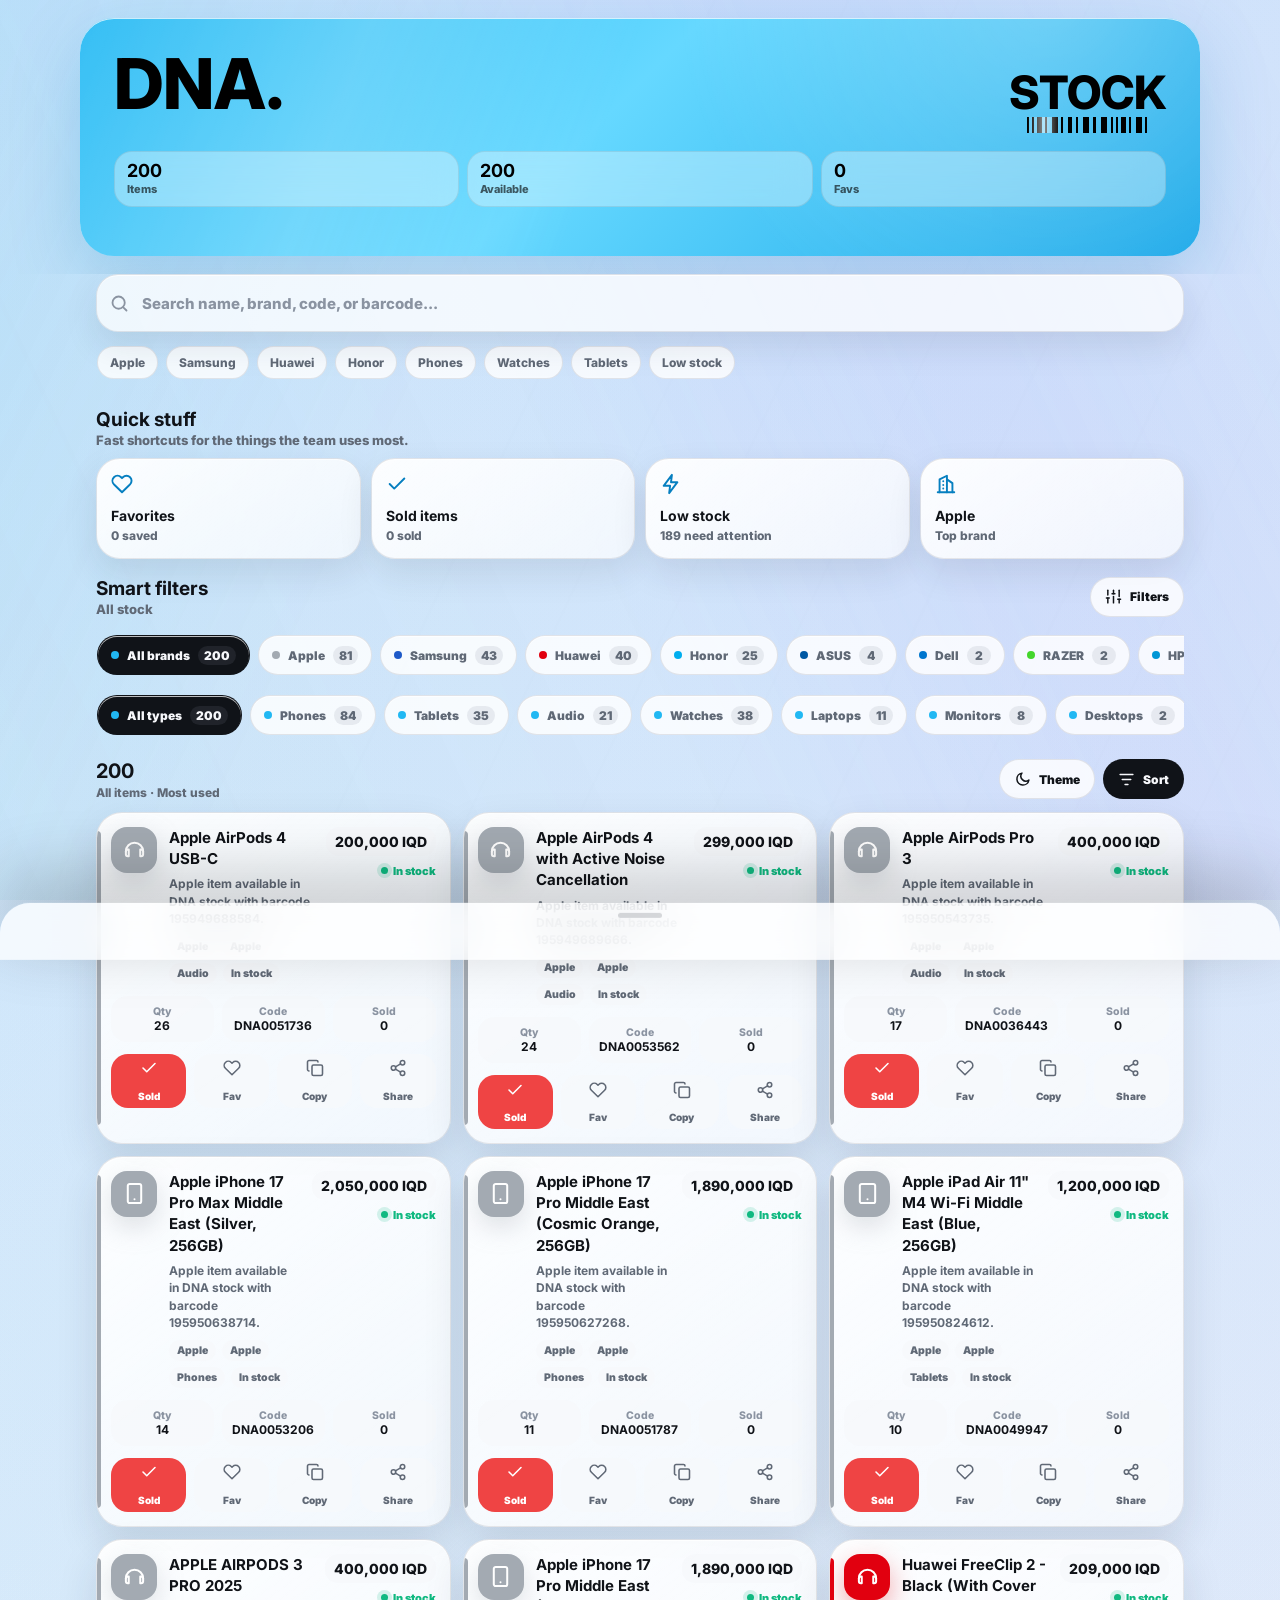
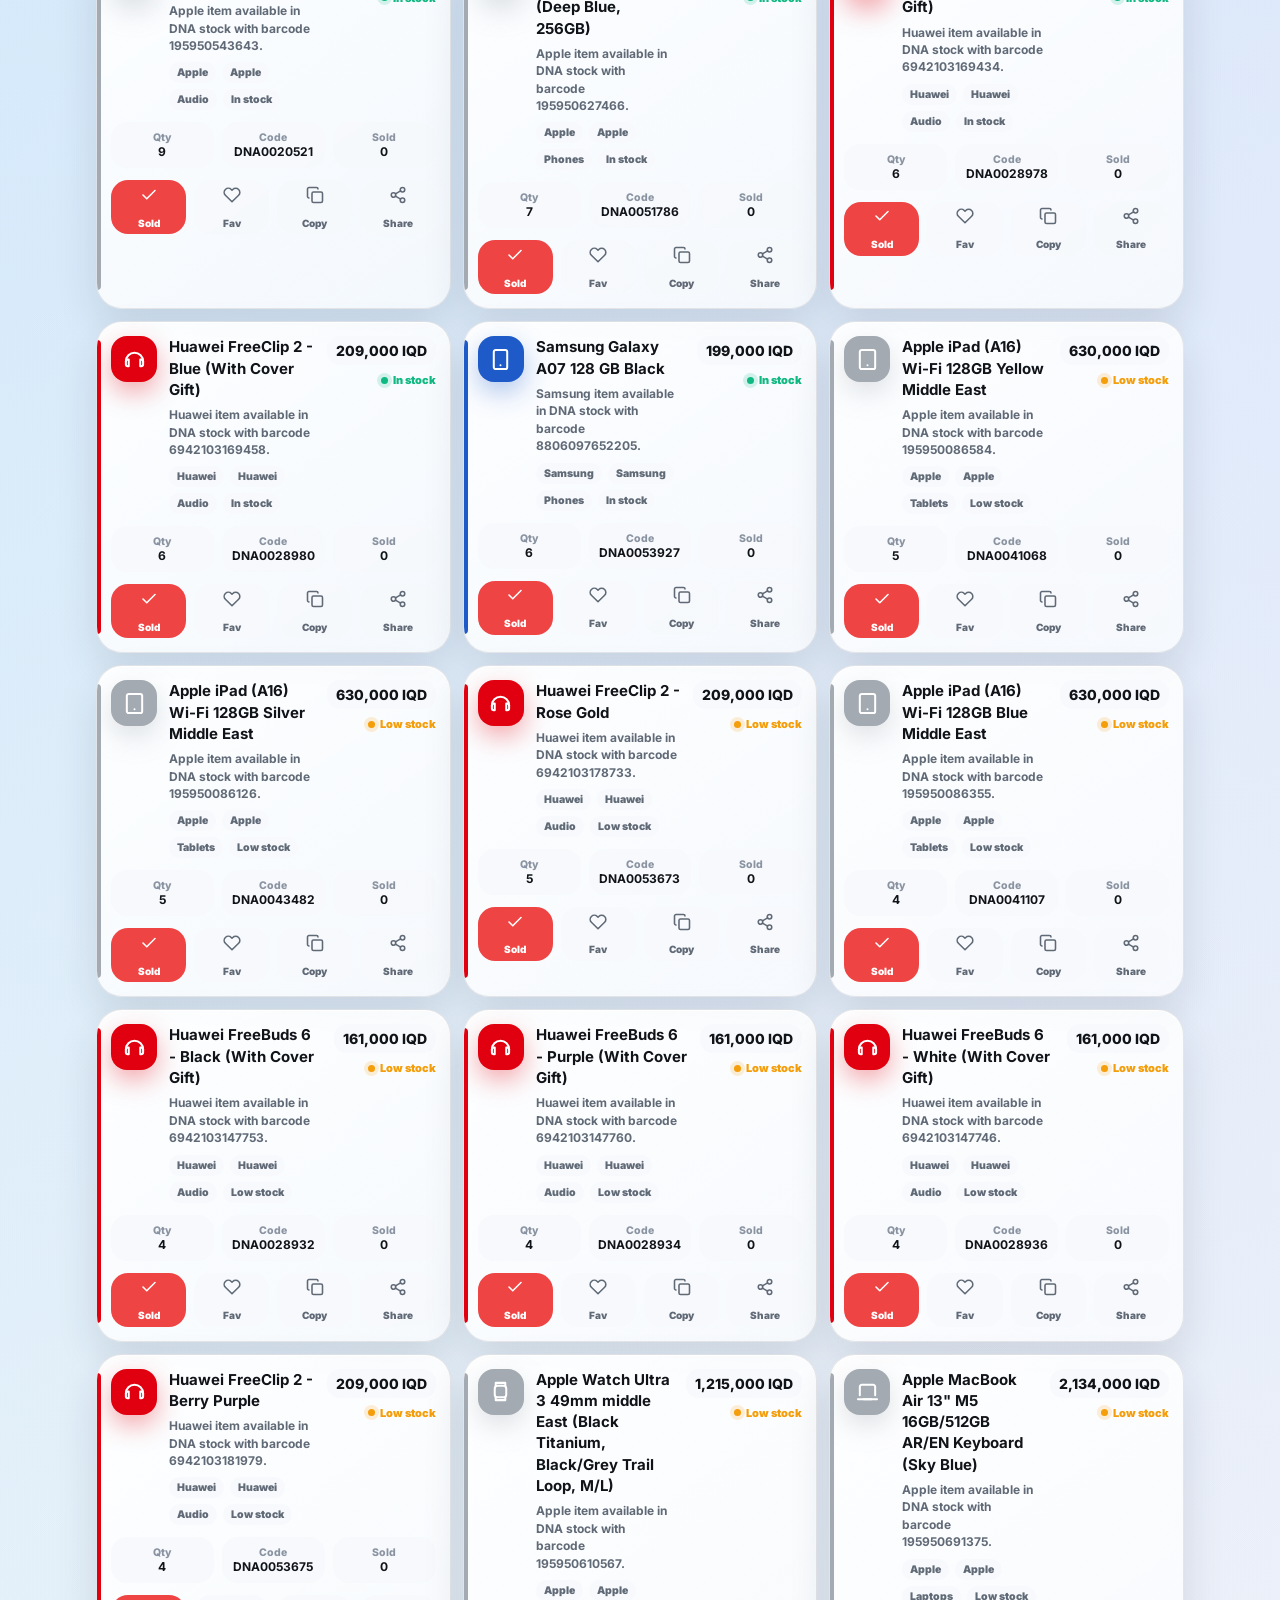
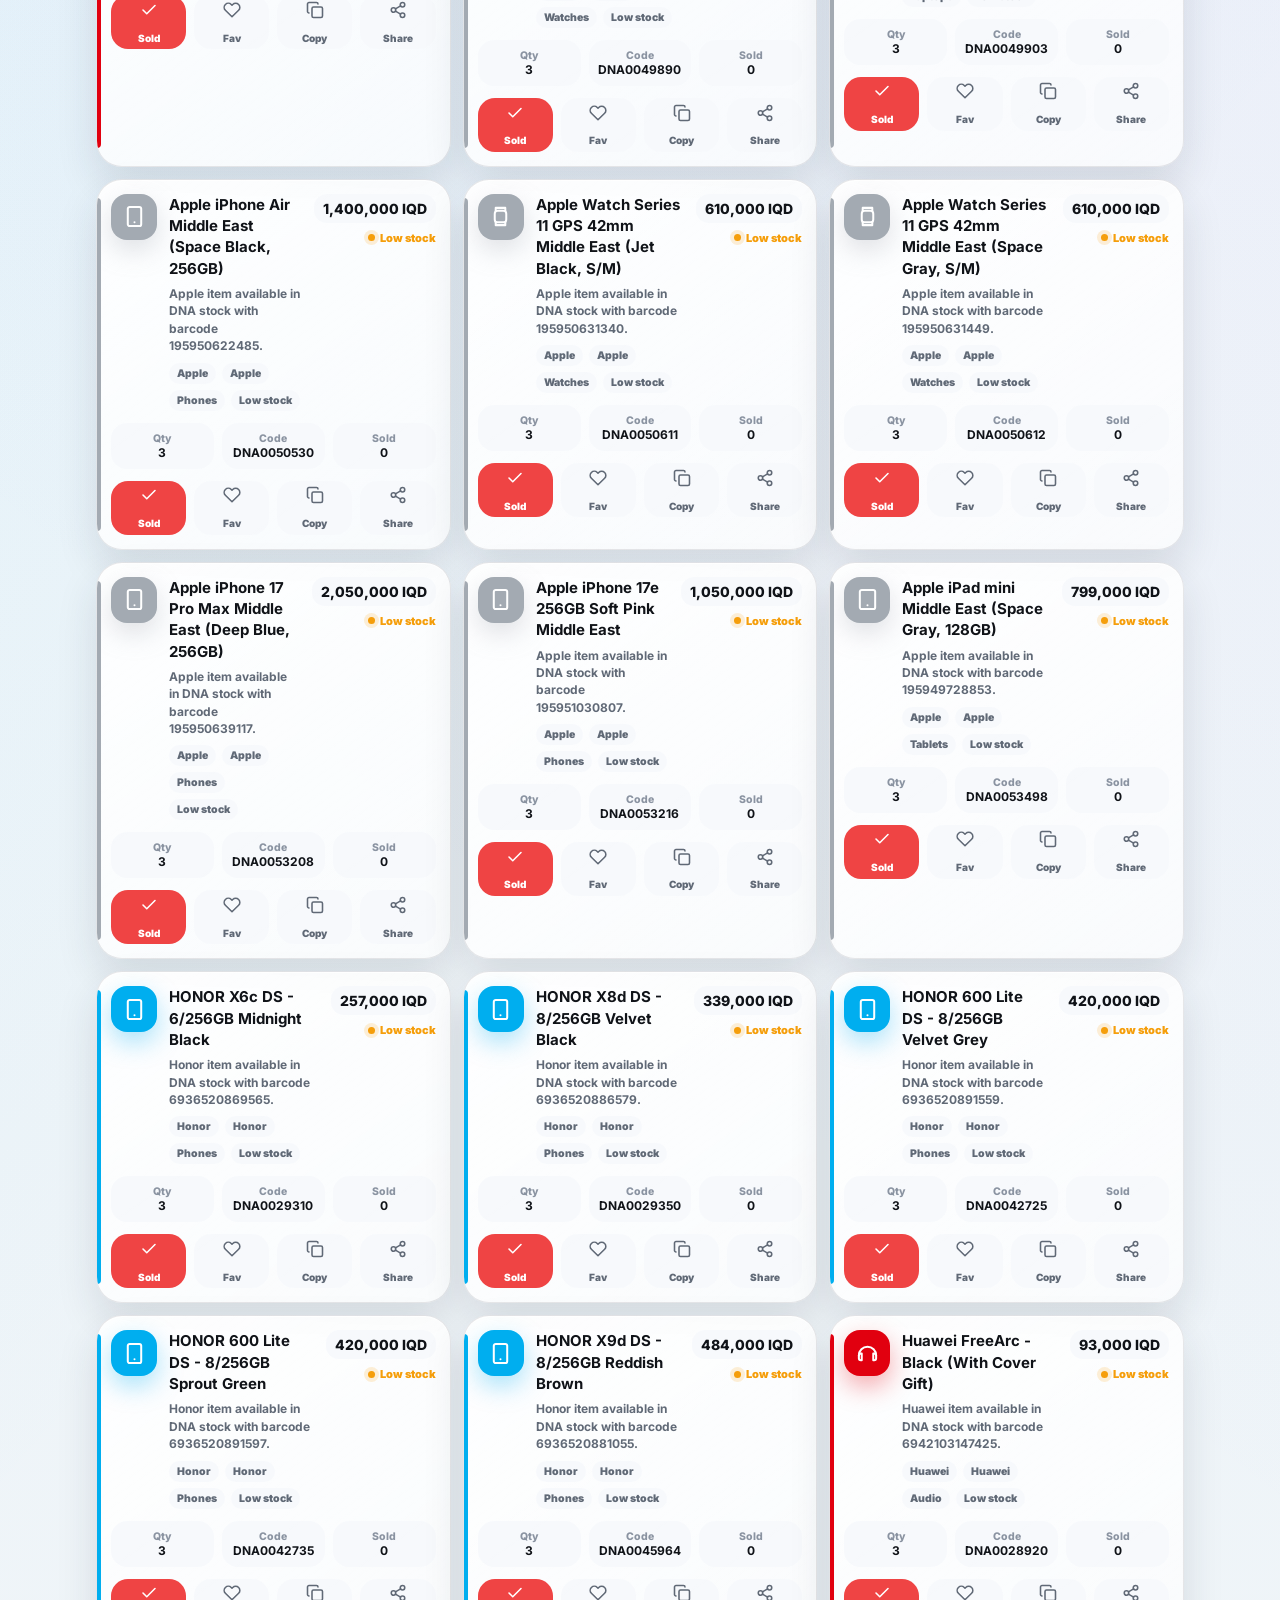
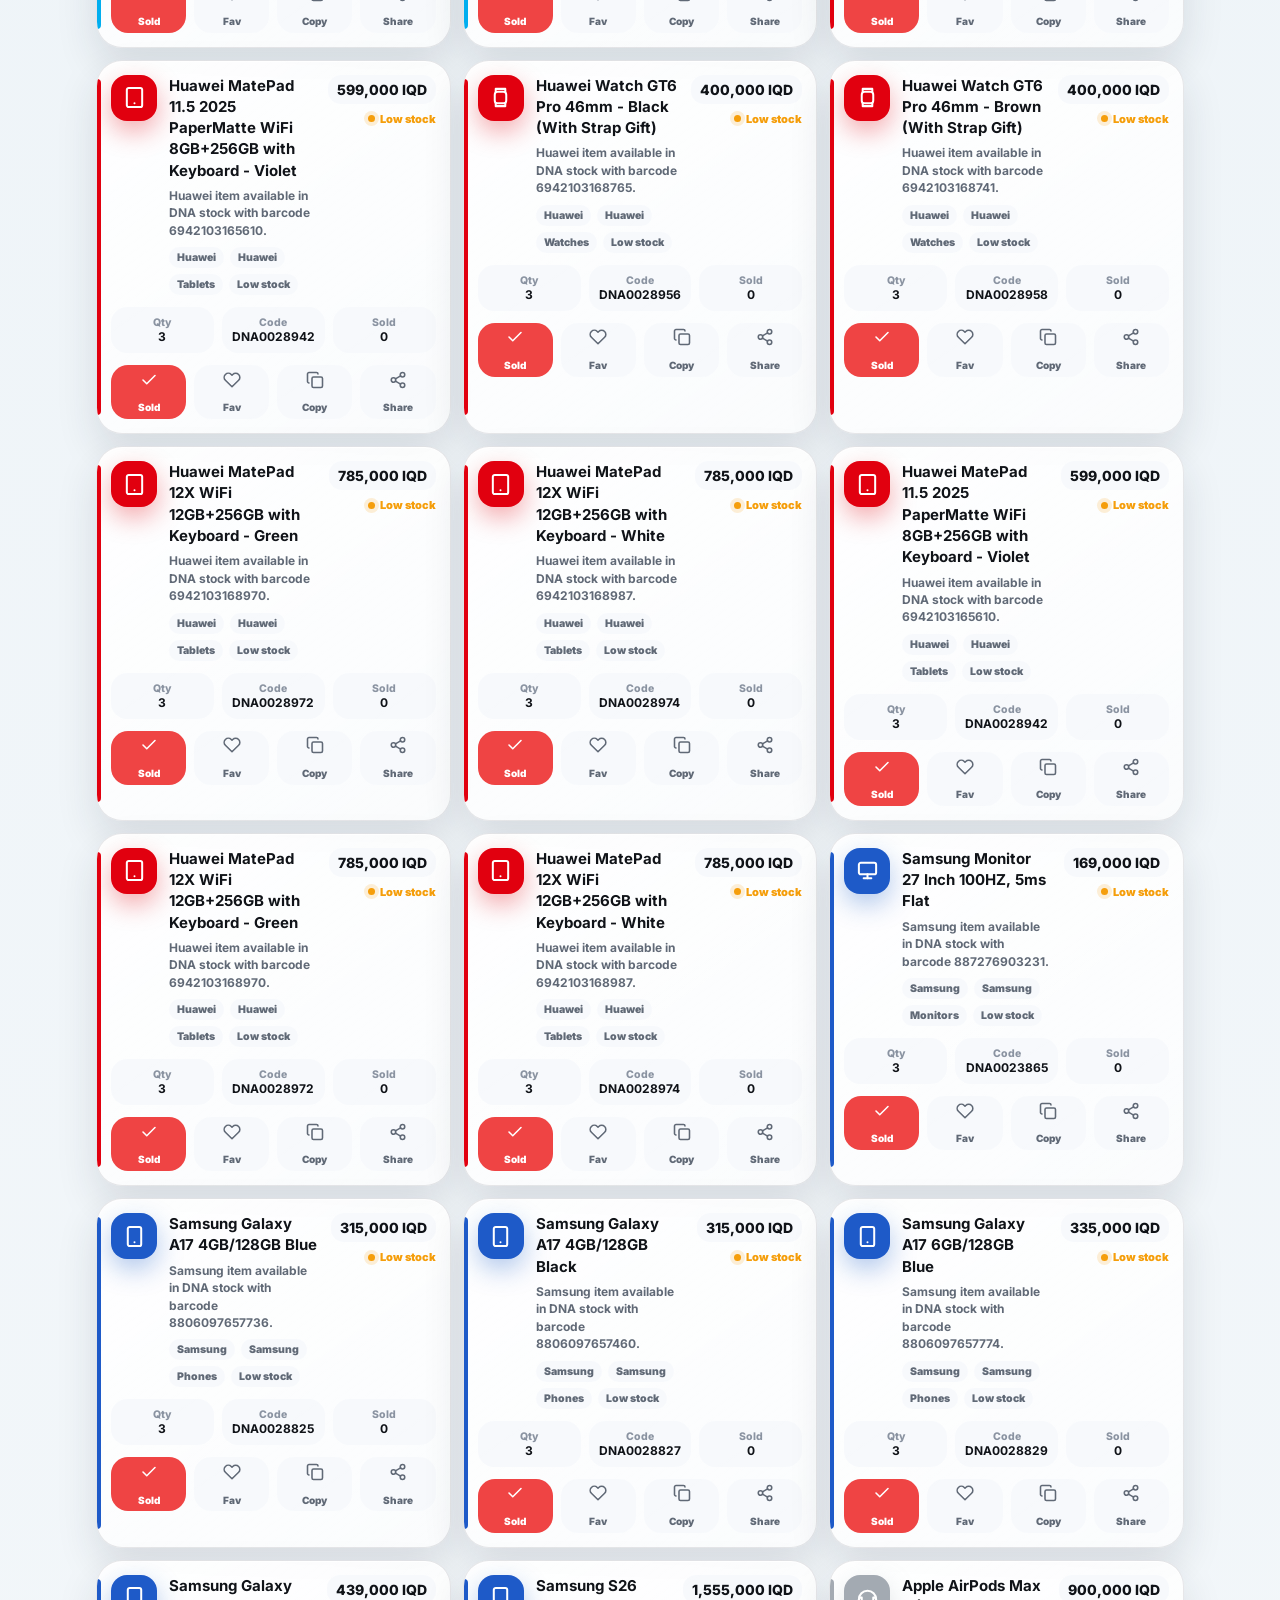
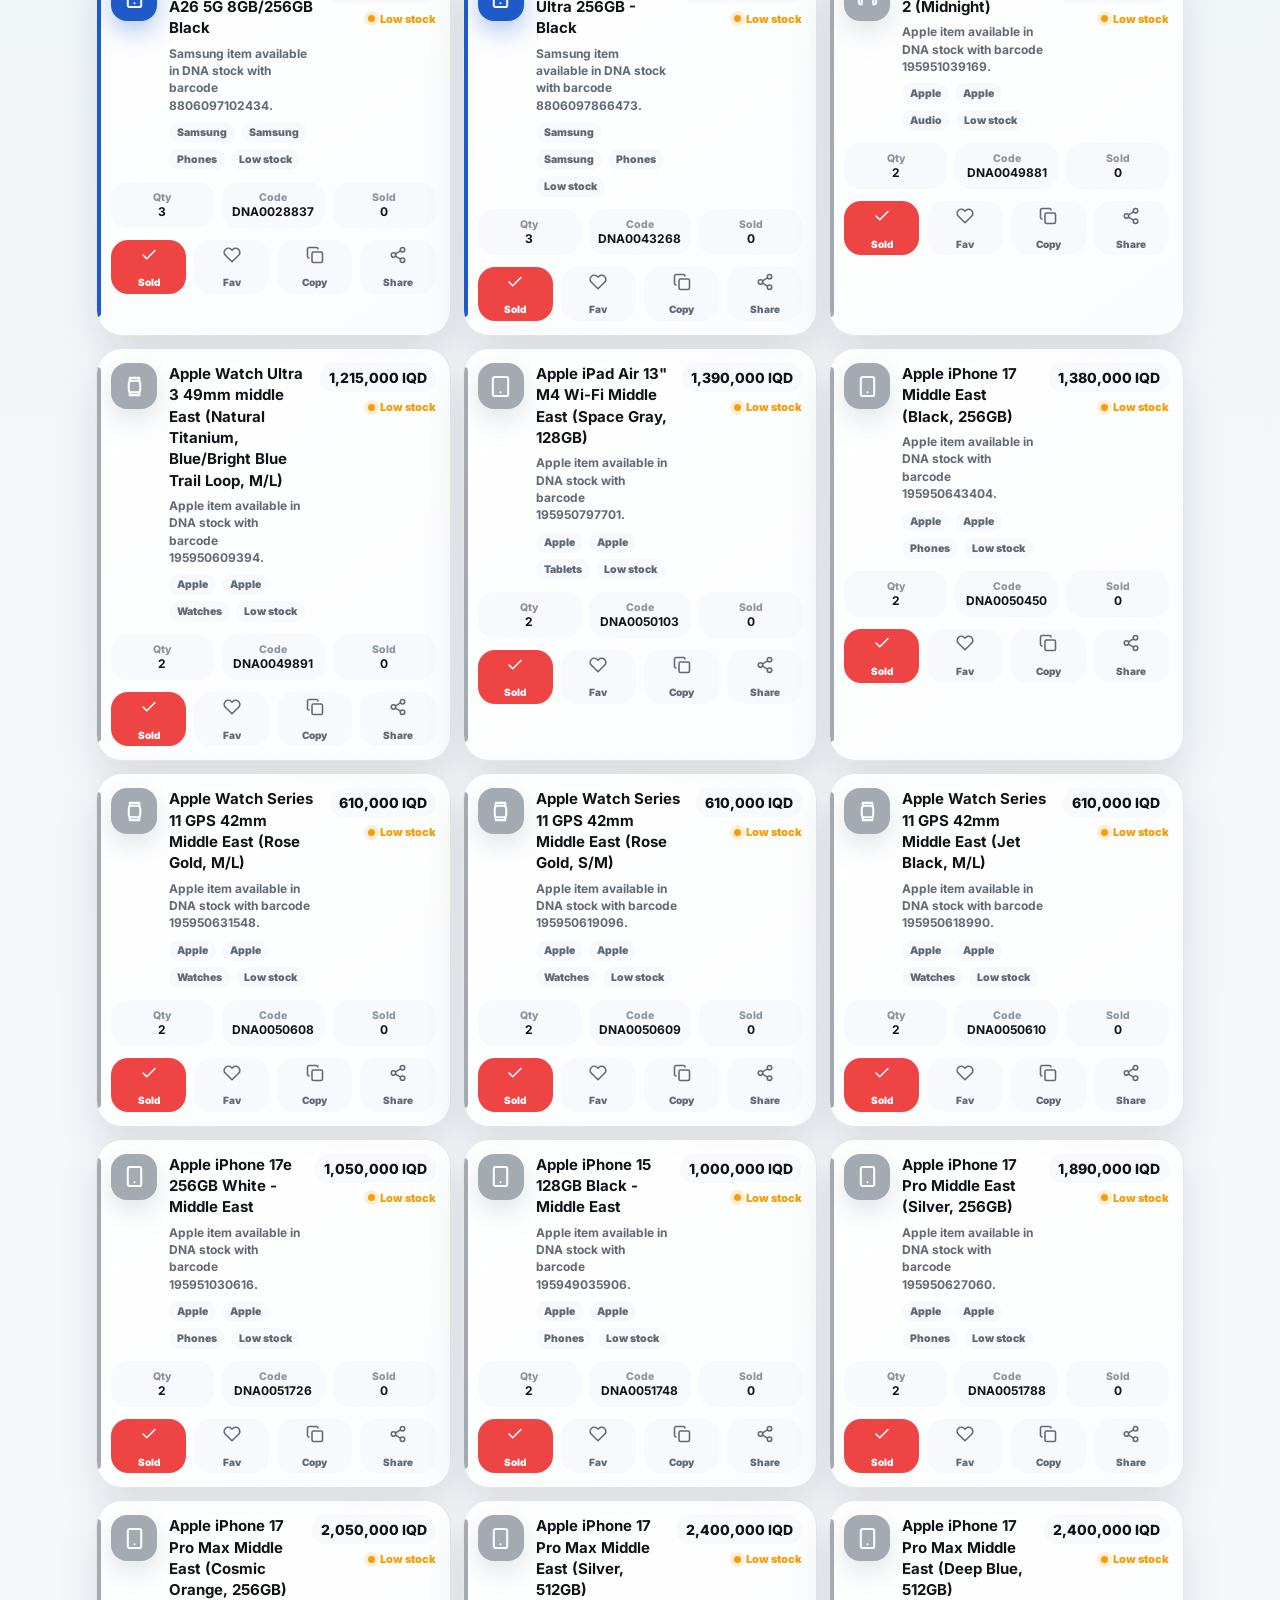
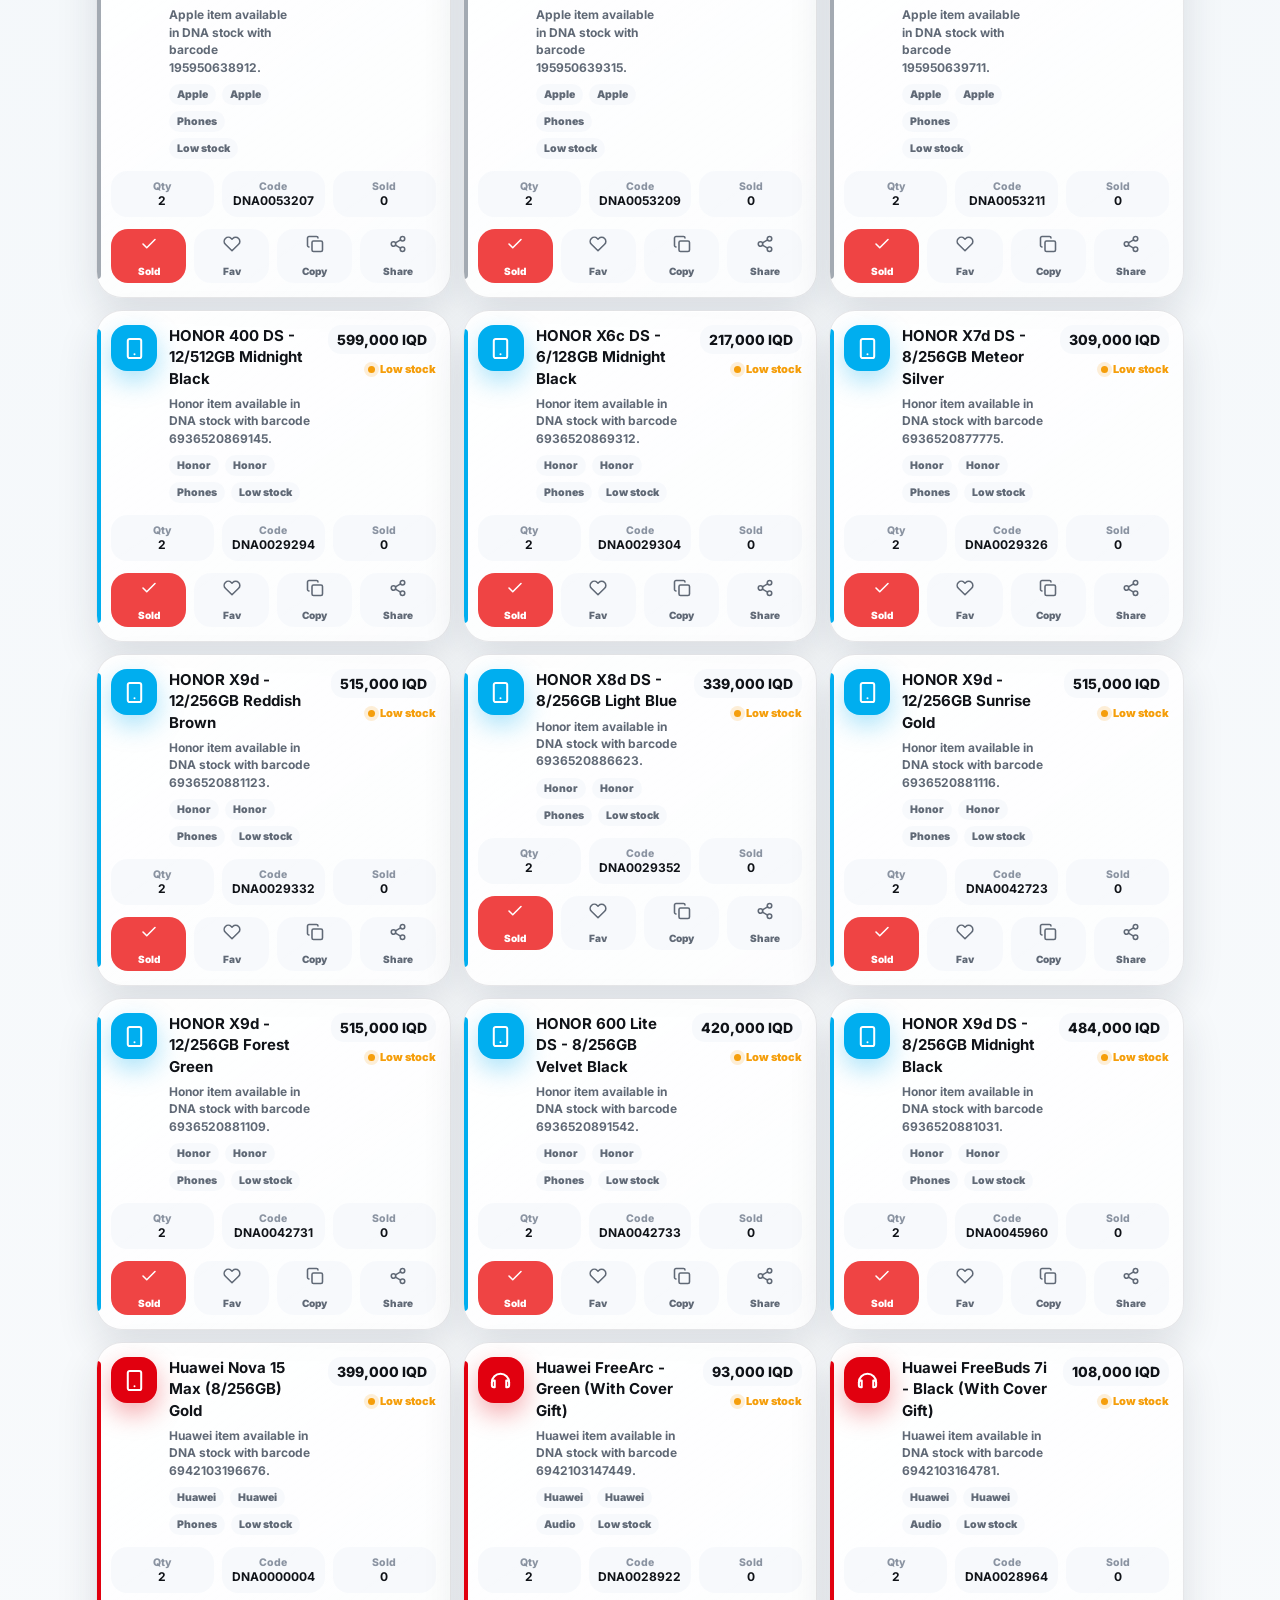
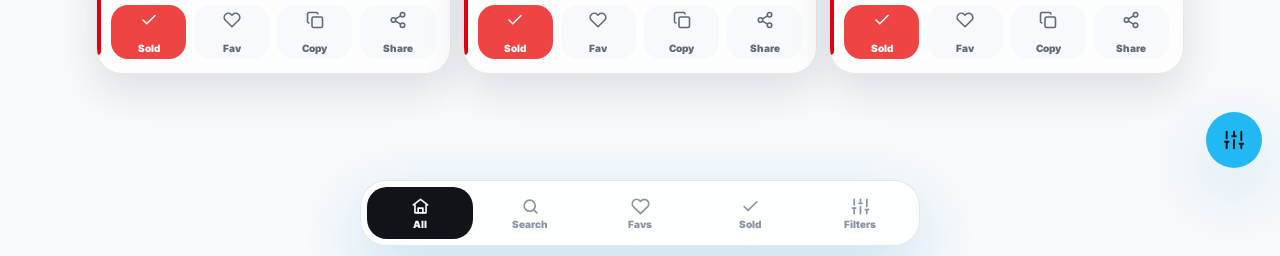
<file: dna-stock.html>
<!doctype html>
<html lang="en" dir="ltr">
<head>
  <meta charset="utf-8">
  <meta name="viewport" content="width=device-width, initial-scale=1, viewport-fit=cover">
  <meta name="theme-color" content="#f7f8fb">
  <meta name="apple-mobile-web-app-capable" content="yes">
  <meta name="apple-mobile-web-app-status-bar-style" content="default">
  <meta name="description" content="DNA | LifeStyle - fast internal inventory search for employees">
  <title>DNA | LifeStyle</title>
  <link rel="manifest" href="./manifest.webmanifest">
  <link rel="preconnect" href="https://fonts.googleapis.com">
  <link rel="preconnect" href="https://fonts.gstatic.com" crossorigin>
  <link href="https://fonts.googleapis.com/css2?family=Inter:wght@500;600;700;800&display=swap" rel="stylesheet">
  <link rel="stylesheet" href="./src/theme/tokens.css">
  <link rel="stylesheet" href="./src/animations/motion.css">
  <link rel="stylesheet" href="./src/styles/app.css">
</head>
<body>
  <div id="app" class="app-root" aria-live="polite"></div>
  <script type="module" src="./src/main.js"></script>
</body>
</html>
</file>
<file: src/theme/tokens.css>
:root {
  color-scheme: light;
  --font-ui: "Inter", system-ui, -apple-system, BlinkMacSystemFont, "Segoe UI", sans-serif;
  --font-latin: "Inter", system-ui, -apple-system, BlinkMacSystemFont, "Segoe UI", sans-serif;

  --color-bg: #f7f8fb;
  --color-bg-elevated: rgba(255, 255, 255, 0.74);
  --color-surface: rgba(255, 255, 255, 0.82);
  --color-surface-strong: #ffffff;
  --color-surface-muted: rgba(247, 249, 252, 0.9);
  --color-text: #101318;
  --color-text-muted: #606976;
  --color-text-soft: #8a93a1;
  --color-border: rgba(20, 28, 38, 0.1);
  --color-border-strong: rgba(20, 28, 38, 0.16);
  --color-accent: #21b8f3;
  --color-accent-strong: #067fc0;
  --color-accent-soft: rgba(33, 184, 243, 0.14);
  --color-success: #10b981;
  --color-warning: #f59e0b;
  --color-danger: #ef4444;
  --color-favorite: #ff3b7f;
  --color-overlay: rgba(10, 13, 18, 0.42);

  --gradient-page:
    linear-gradient(132deg, rgba(33, 184, 243, 0.18) 0%, transparent 42%),
    linear-gradient(218deg, rgba(108, 92, 231, 0.12) 0%, transparent 44%),
    linear-gradient(180deg, #fbfcff 0%, #eef4f8 44%, #f8fafc 100%);
  --gradient-hero: linear-gradient(135deg, #21b8f3 0%, #65d8ff 46%, #1ca9e9 100%);
  --gradient-card: linear-gradient(145deg, rgba(255,255,255,0.94), rgba(255,255,255,0.68));

  --space-1: 4px;
  --space-2: 8px;
  --space-3: 12px;
  --space-4: 16px;
  --space-5: 20px;
  --space-6: 24px;
  --space-7: 32px;
  --space-8: 40px;

  --radius-xs: 10px;
  --radius-sm: 14px;
  --radius-md: 18px;
  --radius-lg: 24px;
  --radius-xl: 30px;
  --radius-pill: 999px;

  --shadow-soft: 0 14px 34px rgba(31, 41, 55, 0.1);
  --shadow-card: 0 18px 42px rgba(31, 41, 55, 0.12);
  --shadow-float: 0 24px 70px rgba(6, 127, 192, 0.22);
  --shadow-inner: inset 0 1px 0 rgba(255, 255, 255, 0.72);

  --blur-glass: 22px;
  --motion-fast: 160ms;
  --motion-base: 260ms;
  --motion-slow: 520ms;
  --spring: cubic-bezier(0.2, 0.9, 0.2, 1.08);
  --ease-out: cubic-bezier(0.16, 1, 0.3, 1);

  --bottom-nav-height: 78px;
  --safe-bottom: env(safe-area-inset-bottom, 0px);
}

[data-theme="dark"] {
  color-scheme: dark;
  --color-bg: #07090d;
  --color-bg-elevated: rgba(16, 19, 26, 0.72);
  --color-surface: rgba(20, 24, 32, 0.78);
  --color-surface-strong: #151a22;
  --color-surface-muted: rgba(12, 15, 20, 0.82);
  --color-text: #f4f7fb;
  --color-text-muted: #a5adba;
  --color-text-soft: #6f7a89;
  --color-border: rgba(255, 255, 255, 0.1);
  --color-border-strong: rgba(255, 255, 255, 0.18);
  --color-overlay: rgba(0, 0, 0, 0.58);
  --gradient-page:
    linear-gradient(132deg, rgba(33, 184, 243, 0.18) 0%, transparent 42%),
    linear-gradient(218deg, rgba(121, 85, 255, 0.11) 0%, transparent 44%),
    linear-gradient(180deg, #090c11 0%, #0c1117 44%, #090c11 100%);
  --gradient-card: linear-gradient(145deg, rgba(25, 30, 39, 0.92), rgba(17, 21, 28, 0.76));
  --shadow-soft: 0 14px 34px rgba(0, 0, 0, 0.28);
  --shadow-card: 0 18px 42px rgba(0, 0, 0, 0.34);
  --shadow-inner: inset 0 1px 0 rgba(255, 255, 255, 0.08);
}

@media (prefers-color-scheme: dark) {
  :root:not([data-theme="light"]) {
    color-scheme: dark;
    --color-bg: #07090d;
    --color-bg-elevated: rgba(16, 19, 26, 0.72);
    --color-surface: rgba(20, 24, 32, 0.78);
    --color-surface-strong: #151a22;
    --color-surface-muted: rgba(12, 15, 20, 0.82);
    --color-text: #f4f7fb;
    --color-text-muted: #a5adba;
    --color-text-soft: #6f7a89;
    --color-border: rgba(255, 255, 255, 0.1);
    --color-border-strong: rgba(255, 255, 255, 0.18);
    --color-overlay: rgba(0, 0, 0, 0.58);
    --gradient-page:
      linear-gradient(132deg, rgba(33, 184, 243, 0.18) 0%, transparent 42%),
      linear-gradient(218deg, rgba(121, 85, 255, 0.11) 0%, transparent 44%),
      linear-gradient(180deg, #090c11 0%, #0c1117 44%, #090c11 100%);
    --gradient-card: linear-gradient(145deg, rgba(25, 30, 39, 0.92), rgba(17, 21, 28, 0.76));
    --shadow-soft: 0 14px 34px rgba(0, 0, 0, 0.28);
    --shadow-card: 0 18px 42px rgba(0, 0, 0, 0.34);
    --shadow-inner: inset 0 1px 0 rgba(255, 255, 255, 0.08);
  }
}
</file>
<file: src/animations/motion.css>
@keyframes pageIn {
  from { opacity: 0; transform: translate3d(0, 12px, 0) scale(0.992); filter: blur(8px); }
  to { opacity: 1; transform: translate3d(0, 0, 0) scale(1); filter: blur(0); }
}

@keyframes slideUp {
  from { opacity: 0; transform: translate3d(0, 18px, 0); }
  to { opacity: 1; transform: translate3d(0, 0, 0); }
}

@keyframes fadeScale {
  from { opacity: 0; transform: scale(0.96); }
  to { opacity: 1; transform: scale(1); }
}

@keyframes shimmer {
  from { transform: translate3d(-130%, 0, 0); }
  to { transform: translate3d(130%, 0, 0); }
}

@keyframes heroFloat {
  0%, 100% { transform: translate3d(0, 0, 0); }
  50% { transform: translate3d(0, -7px, 0); }
}

@keyframes glowPulse {
  0%, 100% { opacity: 0.5; transform: scale(1); }
  50% { opacity: 0.78; transform: scale(1.04); }
}

@keyframes ripple {
  from { opacity: 0.42; transform: translate(-50%, -50%) scale(0); }
  to { opacity: 0; transform: translate(-50%, -50%) scale(22); }
}

@keyframes sheetIn {
  from { transform: translate3d(0, 100%, 0); }
  to { transform: translate3d(0, 0, 0); }
}

::view-transition-old(root),
::view-transition-new(root) {
  animation-duration: 260ms;
  animation-timing-function: var(--ease-out);
}

@keyframes successPop {
  0% { transform: scale(0.78); opacity: 0; }
  60% { transform: scale(1.08); opacity: 1; }
  100% { transform: scale(1); opacity: 1; }
}

@media (prefers-reduced-motion: reduce) {
  *, *::before, *::after {
    animation-duration: 0.01ms !important;
    animation-iteration-count: 1 !important;
    scroll-behavior: auto !important;
    transition-duration: 0.01ms !important;
  }
}
</file>
<file: src/styles/app.css>
* { box-sizing: border-box; }
html { scroll-behavior: smooth; -webkit-text-size-adjust: 100%; }
body {
  margin: 0;
  min-height: 100vh;
  background: var(--gradient-page);
  color: var(--color-text);
  font-family: var(--font-ui);
  -webkit-font-smoothing: antialiased;
  text-rendering: optimizeLegibility;
  overflow-x: hidden;
}
button, input, select { font: inherit; }
button { -webkit-tap-highlight-color: transparent; }
::selection { background: var(--color-accent); color: #00131d; }

.app-root {
  min-height: 100vh;
}

.app-shell {
  min-height: 100vh;
  padding: 0 0 calc(var(--bottom-nav-height) + var(--safe-bottom) + 24px);
  animation: pageIn 560ms var(--ease-out) both;
}

.page-background {
  position: fixed;
  inset: 0;
  z-index: -1;
  overflow: hidden;
  pointer-events: none;
}
.page-background::before,
.page-background::after {
  content: "";
  position: absolute;
  inset: -16% -12%;
  filter: blur(54px);
  opacity: .18;
  transform: translate3d(0, 0, 0);
}
.page-background::before {
  background: linear-gradient(115deg, rgba(33,184,243,.58), transparent 38%, rgba(255,255,255,.12) 70%, transparent);
  animation: heroFloat 8s ease-in-out infinite;
}
.page-background::after {
  background: linear-gradient(245deg, transparent 12%, rgba(124,92,255,.36), transparent 54%, rgba(16,185,129,.18));
  animation: glowPulse 7s ease-in-out infinite;
}

.pull-indicator {
  position: fixed;
  top: max(10px, env(safe-area-inset-top, 0px));
  left: 50%;
  z-index: 100;
  display: inline-flex;
  align-items: center;
  gap: var(--space-2);
  padding: 9px 14px;
  border: 1px solid var(--color-border);
  border-radius: var(--radius-pill);
  background: var(--color-bg-elevated);
  backdrop-filter: blur(var(--blur-glass));
  box-shadow: var(--shadow-soft);
  color: var(--color-text-muted);
  font-size: 12px;
  font-weight: 800;
  opacity: 0;
  transform: translate3d(-50%, -24px, 0) scale(.96);
  transition: opacity var(--motion-base), transform var(--motion-base);
}
.pull-indicator.is-visible {
  opacity: 1;
  transform: translate3d(-50%, 0, 0) scale(1);
}
.pull-spinner {
  width: 16px;
  height: 16px;
  border: 2px solid rgba(33,184,243,.24);
  border-top-color: var(--color-accent);
  border-radius: 50%;
  animation: heroFloat 1s linear infinite;
}

.offline-banner {
  position: sticky;
  top: 0;
  z-index: 35;
  display: none;
  margin: 0;
  padding: 10px 18px;
  background: rgba(239, 68, 68, .94);
  color: #fff;
  text-align: center;
  font-size: 12px;
  font-weight: 800;
}
.offline-banner.is-visible { display: block; }

.hero {
  position: relative;
  overflow: hidden;
  padding: max(18px, env(safe-area-inset-top, 0px)) 16px 18px;
}
.hero-card {
  position: relative;
  overflow: hidden;
  border-radius: 0 0 32px 32px;
  min-height: 196px;
  padding: 22px 18px 20px;
  background: var(--gradient-hero);
  color: #000;
  box-shadow: var(--shadow-float), var(--shadow-inner);
  isolation: isolate;
  will-change: transform;
  transition: transform var(--motion-base) var(--ease-out), box-shadow var(--motion-base);
}
.hero-card::before {
  content: "";
  position: absolute;
  inset: -40% -20%;
  background:
    linear-gradient(110deg, transparent 0%, rgba(255,255,255,.28) 32%, transparent 48%),
    radial-gradient(circle at 76% 16%, rgba(255,255,255,.34), transparent 30%);
  opacity: .72;
  animation: shimmer 7s ease-in-out infinite;
  z-index: -1;
}
.hero-top {
  display: flex;
  align-items: center;
  justify-content: space-between;
  gap: var(--space-3);
}
.brand-lockup {
  direction: ltr;
  display: flex;
  align-items: baseline;
  justify-content: space-between;
  gap: var(--space-3);
  width: 100%;
  font-family: var(--font-latin);
  font-weight: 800;
  letter-spacing: 0;
}
.brand-dna { font-size: clamp(42px, 14vw, 70px); line-height: .9; }
.brand-stock {
  display: grid;
  gap: 4px;
  text-align: center;
  font-size: clamp(28px, 9vw, 46px);
  line-height: .9;
}
.hero-barcode {
  justify-self: center;
  width: clamp(76px, 25vw, 122px);
  height: 16px;
  background:
    linear-gradient(90deg,
      #000 0 2px, transparent 2px 5px, #000 5px 7px, transparent 7px 10px,
      #000 10px 15px, transparent 15px 18px, #000 18px 20px, transparent 20px 25px,
      #000 25px 31px, transparent 31px 34px, #000 34px 36px, transparent 36px 41px,
      #000 41px 45px, transparent 45px 49px, #000 49px 51px, transparent 51px 56px,
      #000 56px 62px, transparent 62px 66px, #000 66px 69px, transparent 69px 74px,
      #000 74px 80px, transparent 80px 84px);
  background-size: 84px 100%;
  overflow: hidden;
  position: relative;
}
.hero-barcode::after {
  content: "";
  position: absolute;
  inset: -8px auto -8px 0;
  width: 28%;
  background: linear-gradient(90deg, transparent, rgba(255,255,255,.55), transparent);
  animation: shimmer 4.8s ease-in-out infinite;
}
.hero-actions {
  display: flex;
  gap: 8px;
  align-items: center;
}
.icon-button,
.fab,
.bottom-nav__item,
.chip,
.quick-action,
.card-action,
.sheet-action,
.primary-button,
.ghost-button {
  position: relative;
  overflow: hidden;
  cursor: pointer;
  touch-action: manipulation;
}
.icon-button {
  width: 42px;
  height: 42px;
  display: inline-grid;
  place-items: center;
  border: 1px solid rgba(0,0,0,.1);
  border-radius: 50%;
  background: rgba(255,255,255,.38);
  color: #000;
  backdrop-filter: blur(18px);
  box-shadow: inset 0 1px 0 rgba(255,255,255,.42);
  transition: transform var(--motion-fast) var(--spring), background var(--motion-fast);
}
.icon-button:active { transform: scale(.92); }
.hero-copy {
  margin-top: 30px;
  display: grid;
  gap: 6px;
}
.hero-copy p,
.section-title p {
  margin: 0;
  color: rgba(0,0,0,.62);
  font-size: 13px;
  font-weight: 800;
}
.hero-copy h1 {
  margin: 0;
  max-width: 15ch;
  font-size: clamp(30px, 9.2vw, 54px);
  line-height: 1.08;
  letter-spacing: 0;
}
.hero-stats {
  display: grid;
  grid-template-columns: repeat(3, minmax(0, 1fr));
  gap: 8px;
  margin-top: 18px;
}
.stat-pill {
  display: grid;
  gap: 2px;
  padding: 10px 12px;
  border-radius: 18px;
  background: rgba(255,255,255,.34);
  border: 1px solid rgba(0,0,0,.08);
  backdrop-filter: blur(16px);
}
.stat-pill strong {
  font-family: var(--font-latin);
  font-size: 18px;
  line-height: 1;
}
.stat-pill span {
  color: rgba(0,0,0,.62);
  font-size: 11px;
  font-weight: 800;
}

.content {
  width: min(1120px, 100%);
  margin: 0 auto;
  padding: 0 16px;
}

.floating-search {
  position: sticky;
  top: 8px;
  z-index: 30;
  margin-top: -10px;
  padding: 10px 0 8px;
  transform: translateZ(0);
}
.search-card {
  display: flex;
  align-items: center;
  gap: 10px;
  min-height: 58px;
  padding: 10px 12px;
  border: 1px solid var(--color-border);
  border-radius: 22px;
  background: var(--color-bg-elevated);
  backdrop-filter: blur(var(--blur-glass));
  box-shadow: var(--shadow-soft), var(--shadow-inner);
  transition: transform var(--motion-base), box-shadow var(--motion-base), border-color var(--motion-base);
}
.floating-search.is-compact .search-card {
  transform: scale(.985);
  border-color: var(--color-border-strong);
}
.search-card svg { color: var(--color-text-soft); flex: none; }
.search-input {
  width: 100%;
  min-width: 0;
  border: 0;
  outline: 0;
  background: transparent;
  color: var(--color-text);
  font-size: 15px;
  font-weight: 800;
}
.search-input::placeholder { color: var(--color-text-soft); }
.search-clear {
  flex: none;
  width: 34px;
  height: 34px;
  display: none;
  place-items: center;
  border: 0;
  border-radius: 50%;
  color: var(--color-text-muted);
  background: var(--color-surface-muted);
}
.search-clear.is-visible { display: grid; }

.smart-strip,
.quick-grid,
.chips-row,
.results-toolbar,
.recent-panel {
  animation: slideUp 520ms var(--ease-out) both;
}
.smart-strip {
  display: flex;
  gap: 8px;
  overflow-x: auto;
  padding: 6px 1px 12px;
  scrollbar-width: none;
}
.smart-strip::-webkit-scrollbar,
.chips-row::-webkit-scrollbar { display: none; }
.suggestion {
  flex: none;
  border: 1px solid var(--color-border);
  border-radius: var(--radius-pill);
  padding: 8px 12px;
  background: var(--color-surface);
  color: var(--color-text-muted);
  font-size: 12px;
  font-weight: 800;
}

.section-title {
  display: flex;
  align-items: end;
  justify-content: space-between;
  gap: var(--space-4);
  margin: 18px 0 10px;
}
.section-title h2 {
  margin: 0;
  font-size: 19px;
  line-height: 1.2;
}
.section-title p { color: var(--color-text-muted); }

.quick-grid {
  display: grid;
  grid-template-columns: repeat(2, minmax(0, 1fr));
  gap: 10px;
}
.quick-action {
  min-height: 84px;
  border: 1px solid var(--color-border);
  border-radius: var(--radius-lg);
  padding: 14px;
  background: var(--gradient-card);
  box-shadow: var(--shadow-soft), var(--shadow-inner);
  color: var(--color-text);
  text-align: start;
  transition: transform var(--motion-fast) var(--spring), box-shadow var(--motion-base);
}
.quick-action:active { transform: scale(.97); }
.quick-action svg { color: var(--color-accent-strong); margin-bottom: 8px; }
.quick-action strong { display: block; font-size: 14px; }
.quick-action span { color: var(--color-text-muted); font-size: 12px; font-weight: 800; }

.chips-row {
  display: flex;
  gap: 8px;
  overflow-x: auto;
  padding: 8px 1px 12px;
  scrollbar-width: none;
}
.chip {
  flex: none;
  display: inline-flex;
  align-items: center;
  gap: 8px;
  min-height: 40px;
  border: 1px solid var(--color-border);
  border-radius: var(--radius-pill);
  padding: 8px 13px;
  background: var(--color-surface);
  color: var(--color-text-muted);
  box-shadow: var(--shadow-inner);
  font-size: 12px;
  font-weight: 900;
  transition: transform var(--motion-fast) var(--spring), background var(--motion-base), border-color var(--motion-base);
}
.chip.is-active {
  background: var(--color-text);
  color: var(--color-bg);
  border-color: transparent;
}
.chip:active { transform: scale(.95); }
.chip__dot {
  width: 8px;
  height: 8px;
  border-radius: 50%;
  background: var(--chip-color, var(--color-accent));
}
.chip__count {
  display: inline-flex;
  min-width: 24px;
  justify-content: center;
  border-radius: var(--radius-pill);
  padding: 2px 6px;
  background: rgba(127, 134, 150, .14);
  font-family: var(--font-latin);
}

.results-toolbar {
  display: flex;
  align-items: center;
  justify-content: space-between;
  gap: 12px;
  margin: 12px 0;
}
.results-count {
  display: grid;
  gap: 2px;
}
.results-count strong {
  font-family: var(--font-latin);
  font-size: 20px;
}
.results-count span {
  color: var(--color-text-muted);
  font-size: 12px;
  font-weight: 800;
}
.toolbar-actions {
  display: flex;
  gap: 8px;
}
.ghost-button,
.primary-button {
  min-height: 40px;
  border-radius: var(--radius-pill);
  padding: 0 14px;
  border: 1px solid var(--color-border);
  display: inline-flex;
  align-items: center;
  gap: 8px;
  font-size: 12px;
  font-weight: 900;
}
.ghost-button {
  background: var(--color-surface);
  color: var(--color-text);
}
.primary-button {
  background: var(--color-text);
  color: var(--color-bg);
  border-color: transparent;
}

.item-list {
  display: grid;
  grid-template-columns: minmax(0, 1fr);
  gap: 12px;
}
.item-card {
  position: relative;
  overflow: hidden;
  border: 1px solid var(--color-border);
  border-radius: 26px;
  padding: 14px;
  background: var(--gradient-card);
  box-shadow: var(--shadow-card), var(--shadow-inner);
  animation: slideUp 460ms var(--ease-out) both;
  transition: transform var(--motion-fast) var(--spring), box-shadow var(--motion-base), border-color var(--motion-base);
  touch-action: pan-y;
}
.item-card::before {
  content: "";
  position: absolute;
  inset-inline-start: 0;
  top: 18px;
  bottom: 18px;
  width: 4px;
  border-radius: 0 6px 6px 0;
  background: var(--item-color, var(--color-accent));
}
.item-card.is-expanded {
  border-color: color-mix(in srgb, var(--item-color, var(--color-accent)) 45%, var(--color-border));
  transform: translateY(-2px);
}
.item-card:active { transform: scale(.985); }
.item-main {
  display: grid;
  grid-template-columns: 46px minmax(0, 1fr) auto;
  gap: 12px;
  align-items: start;
}
.item-icon {
  width: 46px;
  height: 46px;
  display: grid;
  place-items: center;
  border-radius: 16px;
  color: #fff;
  background: var(--item-color, var(--color-accent));
  box-shadow: 0 10px 26px color-mix(in srgb, var(--item-color, var(--color-accent)) 34%, transparent);
}
.item-content {
  min-width: 0;
  display: grid;
  gap: 6px;
}
.item-title {
  margin: 0;
  font-size: 15px;
  line-height: 1.42;
  overflow-wrap: anywhere;
}
.item-description {
  margin: 0;
  color: var(--color-text-muted);
  font-size: 12px;
  font-weight: 700;
  line-height: 1.45;
}
.item-tags {
  display: flex;
  flex-wrap: wrap;
  gap: 6px;
  margin-top: 2px;
}
.tag {
  display: inline-flex;
  align-items: center;
  gap: 4px;
  border-radius: var(--radius-pill);
  padding: 4px 8px;
  background: var(--color-surface-muted);
  color: var(--color-text-muted);
  font-size: 10.5px;
  font-weight: 900;
}
.item-side {
  display: grid;
  justify-items: end;
  gap: 8px;
}
.price {
  direction: ltr;
  white-space: nowrap;
  border-radius: 13px;
  padding: 6px 9px;
  background: var(--color-surface-muted);
  color: var(--color-text);
  font-family: var(--font-latin);
  font-size: 14px;
  font-weight: 800;
}
.status-dot {
  display: inline-flex;
  align-items: center;
  gap: 5px;
  color: var(--status-color, var(--color-success));
  font-size: 11px;
  font-weight: 900;
}
.status-dot::before {
  content: "";
  width: 7px;
  height: 7px;
  border-radius: 50%;
  background: currentColor;
  box-shadow: 0 0 0 4px color-mix(in srgb, currentColor 16%, transparent);
}
.item-meta {
  display: grid;
  grid-template-columns: repeat(3, minmax(0, 1fr));
  gap: 8px;
  margin-top: 12px;
}
.meta-pill {
  min-width: 0;
  border-radius: 16px;
  padding: 9px;
  background: var(--color-surface-muted);
  text-align: center;
}
.meta-pill span {
  display: block;
  color: var(--color-text-soft);
  font-size: 10.5px;
  font-weight: 800;
}
.meta-pill strong {
  display: block;
  overflow: hidden;
  text-overflow: ellipsis;
  white-space: nowrap;
  direction: ltr;
  font-family: var(--font-latin);
  font-size: 12px;
}
.card-actions {
  display: grid;
  grid-template-columns: repeat(4, minmax(0, 1fr));
  gap: 8px;
  margin-top: 12px;
  max-height: 0;
  opacity: 0;
  transform: translateY(-6px);
  overflow: hidden;
  transition: max-height var(--motion-base) var(--ease-out), opacity var(--motion-base), transform var(--motion-base);
}
.item-card.is-expanded .card-actions {
  max-height: 86px;
  opacity: 1;
  transform: translateY(0);
}
.card-actions.is-visible {
  max-height: 86px;
  opacity: 1;
  transform: translateY(0);
}
.card-action {
  min-height: 54px;
  border: 0;
  border-radius: 17px;
  background: var(--color-text);
  color: var(--color-bg);
  display: grid;
  place-items: center;
  gap: 3px;
  font-size: 10px;
  font-weight: 900;
}
.card-action.is-muted {
  background: var(--color-surface-muted);
  color: var(--color-text-muted);
}
.card-action:disabled,
.sheet-action:disabled {
  cursor: not-allowed;
  opacity: .48;
  transform: none;
}
.favorite-button.is-active {
  background: var(--color-favorite);
  color: #fff;
}
mark {
  background: var(--color-accent-soft);
  color: var(--color-accent-strong);
  border-radius: 5px;
  padding: 0 2px;
}

.sentinel {
  height: 80px;
}

.empty-state,
.error-state {
  min-height: 320px;
  display: grid;
  place-items: center;
  text-align: center;
  padding: 28px;
  border: 1px solid var(--color-border);
  border-radius: 30px;
  background: var(--color-surface);
  box-shadow: var(--shadow-soft);
}
.state-icon {
  width: 74px;
  height: 74px;
  margin: 0 auto 16px;
  display: grid;
  place-items: center;
  border-radius: 24px;
  background: var(--color-accent-soft);
  color: var(--color-accent-strong);
}
.empty-state h3,
.error-state h3 { margin: 0 0 8px; }
.empty-state p,
.error-state p { margin: 0; color: var(--color-text-muted); font-weight: 700; }

.skeleton-list {
  display: grid;
  gap: 12px;
}
.skeleton-card {
  height: 156px;
  border-radius: 26px;
  background: var(--color-surface);
  overflow: hidden;
  position: relative;
}
.skeleton-card::after {
  content: "";
  position: absolute;
  inset: 0;
  background: linear-gradient(90deg, transparent, rgba(255,255,255,.28), transparent);
  animation: shimmer 1.2s infinite;
}

.bottom-nav {
  position: fixed;
  left: 12px;
  right: 12px;
  bottom: calc(10px + var(--safe-bottom));
  z-index: 45;
  height: 66px;
  display: grid;
  grid-template-columns: repeat(5, minmax(0, 1fr));
  gap: 4px;
  padding: 6px;
  border: 1px solid var(--color-border);
  border-radius: 26px;
  background: var(--color-bg-elevated);
  backdrop-filter: blur(var(--blur-glass));
  box-shadow: var(--shadow-float), var(--shadow-inner);
}
.bottom-nav__item {
  border: 0;
  border-radius: 20px;
  background: transparent;
  color: var(--color-text-soft);
  display: grid;
  place-items: center;
  align-content: center;
  gap: 2px;
  font-size: 10px;
  font-weight: 900;
  transition: color var(--motion-base), background var(--motion-base), transform var(--motion-fast) var(--spring);
}
.bottom-nav__item.is-active {
  background: var(--color-text);
  color: var(--color-bg);
}
.bottom-nav__item:active { transform: scale(.94); }
.bottom-nav__item svg { display: block; }

.fab {
  position: fixed;
  bottom: calc(88px + var(--safe-bottom));
  inset-inline-end: 18px;
  z-index: 44;
  width: 56px;
  height: 56px;
  border: 0;
  border-radius: 50%;
  display: grid;
  place-items: center;
  background: var(--color-accent);
  color: #00131d;
  box-shadow: var(--shadow-float);
  transform: translate3d(0, 0, 0);
  transition: transform var(--motion-fast) var(--spring), box-shadow var(--motion-base);
}
.fab:active { transform: scale(.92); }

.sheet-backdrop {
  position: fixed;
  inset: 0;
  z-index: 60;
  background: var(--color-overlay);
  opacity: 0;
  pointer-events: none;
  transition: opacity var(--motion-base);
}
.sheet-backdrop.is-open {
  opacity: 1;
  pointer-events: auto;
}
.bottom-sheet {
  position: fixed;
  left: 0;
  right: 0;
  bottom: 0;
  z-index: 70;
  max-height: min(86vh, 760px);
  overflow: hidden;
  border-radius: 30px 30px 0 0;
  background: var(--color-bg-elevated);
  backdrop-filter: blur(var(--blur-glass));
  box-shadow: 0 -22px 70px rgba(0,0,0,.24);
  transform: translate3d(0, 105%, 0);
  transition: transform var(--motion-base) var(--ease-out);
}
.bottom-sheet.is-open { transform: translate3d(0, 0, 0); }
.sheet-handle {
  width: 44px;
  height: 5px;
  border-radius: var(--radius-pill);
  background: var(--color-border-strong);
  margin: 10px auto;
}
.sheet-body {
  overflow-y: auto;
  max-height: calc(min(86vh, 760px) - 25px);
  padding: 8px 18px calc(24px + var(--safe-bottom));
}
.sheet-title {
  display: flex;
  justify-content: space-between;
  align-items: center;
  gap: 12px;
  margin-bottom: 14px;
}
.sheet-title h3 { margin: 0; font-size: 20px; }
.sheet-title p {
  margin: 4px 0 0;
  color: var(--color-text-muted);
  font-size: 12px;
  font-weight: 800;
}
.muted-copy {
  margin: 0;
  color: var(--color-text-muted);
  font-size: 12px;
  font-weight: 800;
}
.sheet-section {
  margin: 18px 0;
}
.sheet-section h4 {
  margin: 0 0 10px;
  color: var(--color-text-muted);
  font-size: 12px;
}
.filter-grid {
  display: flex;
  flex-wrap: wrap;
  gap: 8px;
}
.sheet-action {
  width: 100%;
  min-height: 52px;
  border: 1px solid var(--color-border);
  border-radius: 18px;
  background: var(--color-surface);
  color: var(--color-text);
  display: flex;
  align-items: center;
  justify-content: space-between;
  padding: 0 14px;
  margin-top: 8px;
  font-weight: 900;
}
.sheet-action.is-danger,
.primary-button.is-danger,
.card-action:not(.is-muted)[data-action="request-sale"] {
  background: var(--color-danger);
  color: #fff;
  border-color: transparent;
}
.saved-filter-row {
  display: grid;
  grid-template-columns: minmax(0, 1fr) 46px;
  gap: 8px;
  align-items: center;
}
.saved-filter-row .sheet-action { margin-top: 0; }
.sheet-mini-button {
  width: 46px;
  height: 46px;
}
.confirm-actions {
  display: grid;
  grid-template-columns: repeat(2, minmax(0, 1fr));
  gap: 10px;
  margin-top: 16px;
}
.confirm-button {
  min-height: 54px;
  justify-content: center;
}

.snackbar-region {
  position: fixed;
  left: 16px;
  right: 16px;
  bottom: calc(92px + var(--safe-bottom));
  z-index: 90;
  display: grid;
  gap: 8px;
  pointer-events: none;
}
.snackbar {
  pointer-events: auto;
  display: flex;
  align-items: center;
  gap: 10px;
  padding: 12px 14px;
  border-radius: 18px;
  background: var(--color-text);
  color: var(--color-bg);
  box-shadow: var(--shadow-float);
  font-size: 13px;
  font-weight: 900;
  animation: slideUp var(--motion-base) var(--ease-out) both;
  transition: opacity var(--motion-fast), transform var(--motion-fast);
}

.snackbar--success { background: #0f1720; }
.snackbar--error { background: var(--color-danger); color: #fff; }

.detail-hero {
  display: grid;
  grid-template-columns: 58px minmax(0, 1fr);
  align-items: center;
  gap: 14px;
  border: 1px solid var(--color-border);
  border-radius: 24px;
  padding: 14px;
  background: var(--gradient-card);
  box-shadow: var(--shadow-soft), var(--shadow-inner);
}
.detail-icon {
  width: 58px;
  height: 58px;
  display: grid;
  place-items: center;
  border-radius: 20px;
  color: #fff;
  background: var(--item-color, var(--color-accent));
}
.detail-hero strong {
  display: block;
  margin-top: 5px;
  font-family: var(--font-latin);
  font-size: 19px;
}
.detail-hero small {
  display: block;
  color: var(--color-text-muted);
  font-weight: 900;
}
.detail-grid {
  display: grid;
  grid-template-columns: repeat(2, minmax(0, 1fr));
  gap: 8px;
  margin-top: 12px;
}
.detail-tags { margin-top: 12px; }
.state-button { margin-top: 16px; }
.sr-only {
  position: absolute;
  width: 1px;
  height: 1px;
  padding: 0;
  margin: -1px;
  overflow: hidden;
  clip: rect(0, 0, 0, 0);
  white-space: nowrap;
  border: 0;
}

.ripple {
  position: absolute;
  width: 12px;
  height: 12px;
  border-radius: 50%;
  background: currentColor;
  pointer-events: none;
  animation: ripple 620ms ease-out forwards;
}

.desktop-only { display: none; }

@media (min-width: 720px) {
  .hero { padding-inline: 24px; }
  .hero-card {
    width: min(1120px, 100%);
    margin: 0 auto;
    border-radius: 34px;
    min-height: 238px;
    padding: 34px;
  }
  .hero-copy h1 { max-width: none; }
  .quick-grid { grid-template-columns: repeat(4, minmax(0, 1fr)); }
  .item-list { grid-template-columns: repeat(2, minmax(0, 1fr)); }
  .bottom-nav {
    left: 50%;
    right: auto;
    width: 560px;
    transform: translateX(-50%);
  }
  .snackbar-region {
    left: 50%;
    right: auto;
    width: 420px;
    transform: translateX(-50%);
  }
}

@media (min-width: 1100px) {
  .item-list { grid-template-columns: repeat(3, minmax(0, 1fr)); }
  .desktop-only { display: inline-flex; }
}

@media (max-width: 360px) {
  .brand-dna { font-size: 36px; }
  .brand-stock { font-size: 27px; }
  .hero-card { min-height: 180px; padding-inline: 14px; }
  .quick-grid { grid-template-columns: minmax(0, 1fr); }
  .item-main { grid-template-columns: 42px minmax(0, 1fr); }
  .item-side {
    grid-column: 1 / -1;
    grid-template-columns: auto auto;
    justify-items: start;
  }
  .item-meta { grid-template-columns: minmax(0, 1fr); }
}
</file>
